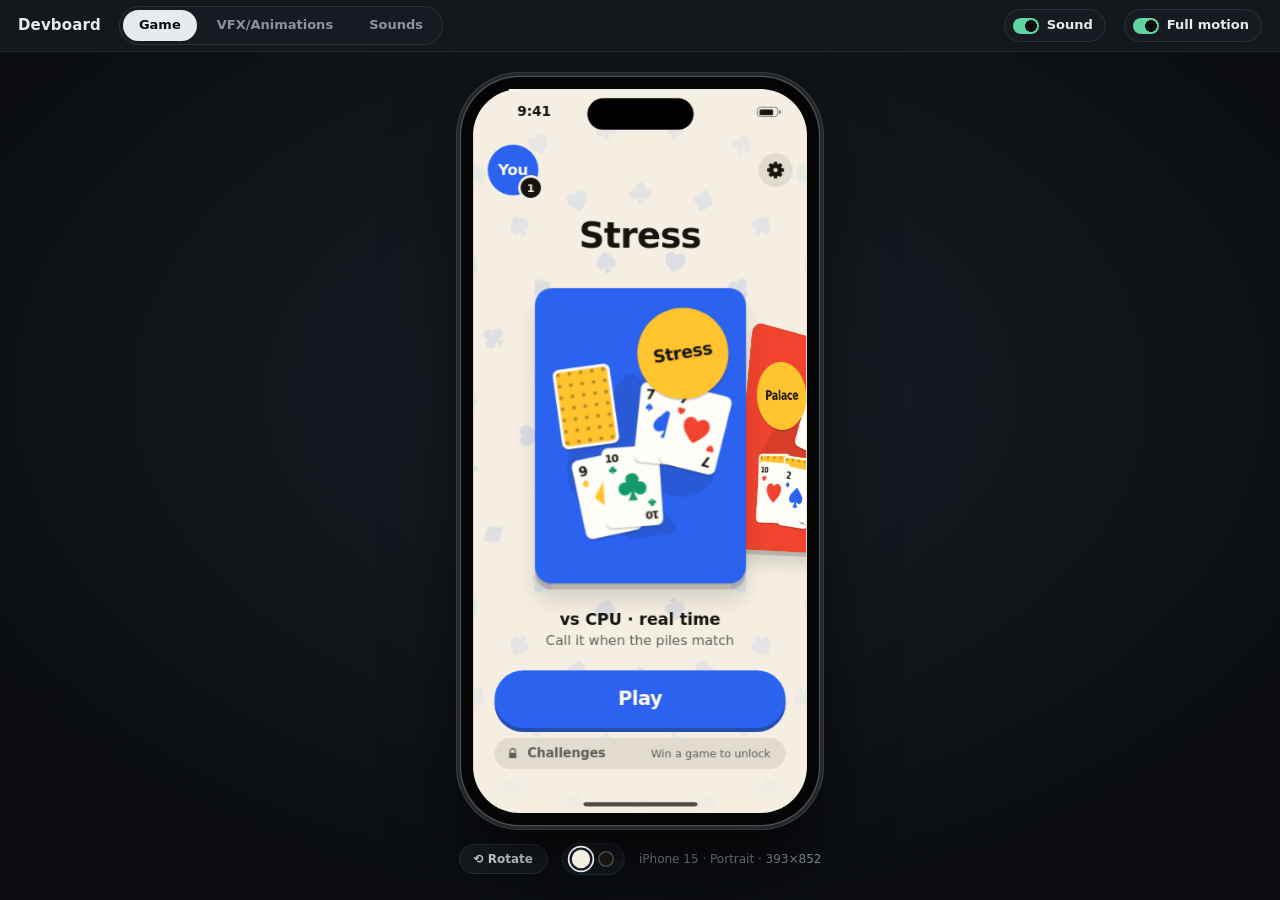
<file: index.html>
<!doctype html>
<html lang="en">
<head>
  <meta charset="utf-8">
  <meta name="viewport" content="width=device-width, initial-scale=1, maximum-scale=1, user-scalable=no, viewport-fit=cover">
  <meta name="apple-mobile-web-app-capable" content="yes">
  <meta name="mobile-web-app-capable" content="yes">
  <meta name="apple-mobile-web-app-status-bar-style" content="black-translucent">
  <meta name="apple-mobile-web-app-title" content="Deck Lab">
  <meta name="theme-color" content="#F5EFE3">
  <link rel="icon" href="data:,">
  <title>The Deck Lab</title>
  <script>
    // Backdrop (paper / ink) before first paint; src/theme.js owns it after that.
    try { document.documentElement.dataset.theme = localStorage.getItem('thedeck.theme') === 'ink' ? 'ink' : 'paper'; } catch { document.documentElement.dataset.theme = 'paper'; }
  </script>
  <link rel="stylesheet" href="style.css?v=fourcolor">
  <link rel="stylesheet" href="src/sounds/sounds.css">
</head>
<body class="booting route-lobby">
  <div id="app">
    <header id="devboard-bar">
      <div class="db-title">Devboard</div>
      <nav class="db-tabs" role="tablist" aria-label="Devboard">
        <button type="button" role="tab" data-tab="game" aria-controls="pane-game">Game</button>
        <button type="button" role="tab" data-tab="animations" aria-controls="pane-animations">VFX/Animations</button>
        <button type="button" role="tab" data-tab="sounds" aria-controls="pane-sounds">Sounds</button>
      </nav>
      <button type="button" id="db-sound" class="db-switch" role="switch" aria-checked="true" title="Sound effects in the game and on the Animations tab">Sound</button>
      <button type="button" id="db-motion" class="db-switch" role="switch" aria-checked="true" title="Play every animation, even with Reduce motion on in the system settings">Full motion</button>
    </header>
    <div id="devboard-body">
    <section id="pane-game" class="db-pane" role="tabpanel" data-tab="game">
    <main id="stage">
      <div id="device-fit">
        <div id="device-scale">
          <div id="device">
            <div id="screen">
              <div id="table">
                <div id="deck">
                  <div class="deck-stack back-art"></div>
                  <span id="deck-count">52</span>
                </div>
              </div>
              <canvas id="ripples" aria-hidden="true"></canvas>
              <div id="cards"></div>
              <div class="edge left" id="edge-left"><span class="count"></span></div>
              <div class="edge right" id="edge-right"><span class="count"></span></div>
              <canvas id="sparkles" aria-hidden="true"></canvas>
              <div id="ui"></div>
              <canvas id="debug"></canvas>
              <button id="lab-back" type="button" aria-label="Back to dev menu">‹</button>
              <div id="lobby"></div>
              <div id="solitaire" class="game-scene"></div>
              <div id="war" class="game-scene"></div>
              <div id="crazy-eights" class="game-scene"></div>
              <div id="go-fish" class="game-scene"></div>
              <div id="blackjack" class="game-scene"></div>
              <div id="palace" class="game-scene"></div>
              <div id="stress" class="game-scene"></div>
              <div id="speed" class="game-scene"></div>
              <div id="casino" class="game-scene"></div>
              <div id="gin" class="game-scene"></div>
              <div id="slapjack" class="game-scene"></div>
              <button id="gear" aria-label="Lab settings">
                <svg viewBox="0 0 24 24" width="20" height="20" aria-hidden="true"><path fill="currentColor" d="M19.4 13a7.5 7.5 0 0 0 0-2l2.1-1.6-2-3.5-2.5 1a7.6 7.6 0 0 0-1.7-1l-.4-2.7h-4l-.4 2.7a7.6 7.6 0 0 0-1.7 1l-2.5-1-2 3.5L4.6 11a7.5 7.5 0 0 0 0 2l-2.1 1.6 2 3.5 2.5-1c.5.4 1.1.7 1.7 1l.4 2.7h4l.4-2.7c.6-.3 1.2-.6 1.7-1l2.5 1 2-3.5zM12 15.5A3.5 3.5 0 1 1 12 8.5a3.5 3.5 0 0 1 0 7z"/></svg>
              </button>
              <div class="statusbar"><span>9:41</span><span class="battery"></span></div>
              <div class="island"></div>
              <div class="home-indicator"></div>
            </div>
          </div>
        </div>
      </div>
      <div id="device-bar">
        <button id="rotate" title="Rotate (R)">⟲ Rotate</button>
        <span id="device-label">iPhone 15</span>
        <span class="keys"><kbd>R</kbd> rotate · <kbd>G</kbd> debug · <kbd>Space</kbd> draw</span>
      </div>
    </main>

    <aside id="panel" aria-label="Lab settings">
      <header>
        <div>
          <div class="title">Deck Lab</div>
          <div class="sub">Hand feel prototype</div>
        </div>
        <button id="panel-close" aria-label="Close settings">✕</button>
      </header>
      <details class="help">
        <summary>Gestures</summary>
        <ul>
          <li><b>Slide</b> across the hand to peek at cards (mouse: just hover)</li>
          <li><b>Tap</b> a card to select it, then tap <b>Play</b> above it</li>
          <li><b>Drag up</b> past the play line, or flick, to play</li>
          <li><b>Drag sideways</b> low in the hand to reorder (or long-press)</li>
          <li><b>Tap the deck</b> to draw · <b>tap the pile</b> to return played cards</li>
          <li>Overflowing hand: swipe it, or use the mouse wheel / trackpad</li>
          <li>Mouse works for everything: click = tap, click-drag = drag</li>
          <li>Double-click a setting's label to reset it</li>
        </ul>
      </details>
      <div id="panel-body"></div>
    </aside>
    </section>

    <section id="pane-animations" class="db-pane" role="tabpanel" data-tab="animations">
      <div class="db-stage">
        <div class="db-phone-fit">
          <div class="db-phone">
            <div class="db-phone-screen">
              <iframe id="anim-frame" title="Stress, frozen" tabindex="-1"></iframe>
            </div>
          </div>
        </div>
        <div class="db-phone-label">iPhone 15 · Portrait · 393×852</div>
      </div>
    </section>

    <section id="pane-sounds" class="db-pane" role="tabpanel" data-tab="sounds"></section>
    </div>
  </div>
  <div id="safe-probe"></div>
  <script type="module" src="src/devboard.js"></script>
  <script type="module" src="src/main.js?v=fourcolor"></script>
</body>
</html>
</file>
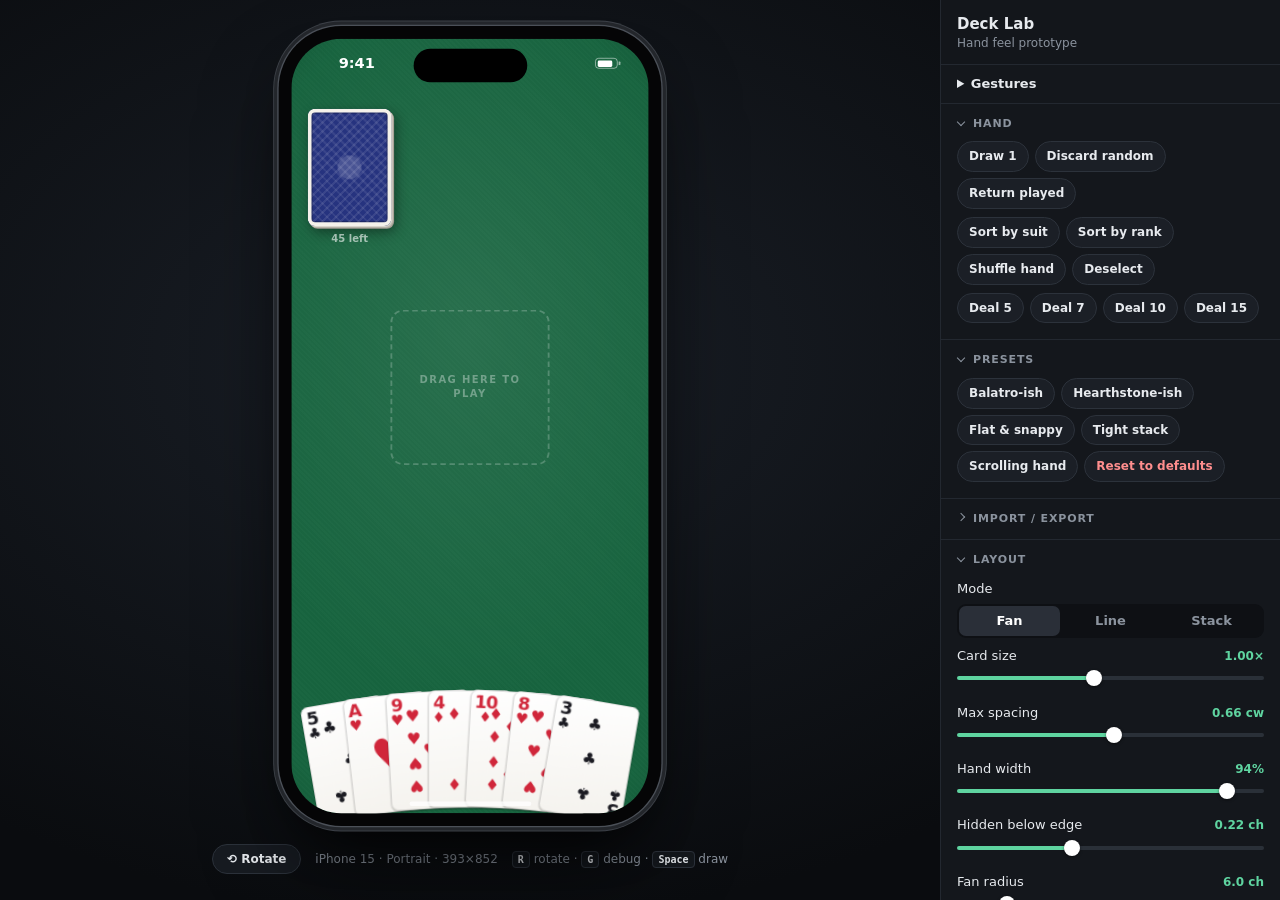
<file: main/index.html>
<!doctype html>
<html lang="en">
<head>
  <meta charset="utf-8">
  <meta name="viewport" content="width=device-width, initial-scale=1, maximum-scale=1, user-scalable=no, viewport-fit=cover">
  <meta name="apple-mobile-web-app-capable" content="yes">
  <meta name="mobile-web-app-capable" content="yes">
  <meta name="apple-mobile-web-app-status-bar-style" content="black-translucent">
  <meta name="apple-mobile-web-app-title" content="Deck Lab">
  <meta name="theme-color" content="#0a0c0f">
  <link rel="icon" href="data:,">
  <title>The Deck Lab · Hand Feel</title>
  <link rel="stylesheet" href="style.css">
</head>
<body class="booting">
  <div id="app">
    <main id="stage">
      <div id="device-fit">
        <div id="device-scale">
          <div id="device">
            <div id="screen">
              <div id="table">
                <div id="playzone"><span>Drag here to play</span></div>
                <div id="deck">
                  <div class="deck-stack back-art"></div>
                  <span id="deck-count">52</span>
                </div>
              </div>
              <div id="cards"></div>
              <div class="edge left" id="edge-left"><span class="count"></span></div>
              <div class="edge right" id="edge-right"><span class="count"></span></div>
              <div id="ui"></div>
              <canvas id="debug"></canvas>
              <button id="gear" aria-label="Lab settings">
                <svg viewBox="0 0 24 24" width="20" height="20" aria-hidden="true"><path fill="currentColor" d="M19.4 13a7.5 7.5 0 0 0 0-2l2.1-1.6-2-3.5-2.5 1a7.6 7.6 0 0 0-1.7-1l-.4-2.7h-4l-.4 2.7a7.6 7.6 0 0 0-1.7 1l-2.5-1-2 3.5L4.6 11a7.5 7.5 0 0 0 0 2l-2.1 1.6 2 3.5 2.5-1c.5.4 1.1.7 1.7 1l.4 2.7h4l.4-2.7c.6-.3 1.2-.6 1.7-1l2.5 1 2-3.5zM12 15.5A3.5 3.5 0 1 1 12 8.5a3.5 3.5 0 0 1 0 7z"/></svg>
              </button>
              <div class="statusbar"><span>9:41</span><span class="battery"></span></div>
              <div class="island"></div>
              <div class="home-indicator"></div>
            </div>
          </div>
        </div>
      </div>
      <div id="device-bar">
        <button id="rotate" title="Rotate (R)">⟲ Rotate</button>
        <span id="device-label">iPhone 15</span>
        <span class="keys"><kbd>R</kbd> rotate · <kbd>G</kbd> debug · <kbd>Space</kbd> draw</span>
      </div>
    </main>

    <aside id="panel" aria-label="Lab settings">
      <header>
        <div>
          <div class="title">Deck Lab</div>
          <div class="sub">Hand feel prototype</div>
        </div>
        <button id="panel-close" aria-label="Close settings">✕</button>
      </header>
      <details class="help">
        <summary>Gestures</summary>
        <ul>
          <li><b>Slide</b> across the hand to peek at cards (mouse: just hover)</li>
          <li><b>Tap</b> a card to select it, then tap <b>Play</b> above it</li>
          <li><b>Drag up</b> past the play line, or flick, to play</li>
          <li><b>Drag sideways</b> low in the hand to reorder (or long-press)</li>
          <li><b>Tap the deck</b> to draw · <b>tap the pile</b> to return played cards</li>
          <li>Overflowing hand: swipe it, or use the mouse wheel / trackpad</li>
          <li>Mouse works for everything: click = tap, click-drag = drag</li>
          <li>Double-click a setting's label to reset it</li>
        </ul>
      </details>
      <div id="panel-body"></div>
    </aside>
  </div>
  <div id="safe-probe"></div>
  <script type="module" src="src/main.js"></script>
</body>
</html>
</file>
<file: style.css>
:root {
  --bg: #0a0c0f;
  --panel: #14171c;
  --panel-2: #1b1f26;
  --line: #232830;
  --text: #e7eaee;
  --muted: #8b939e;
  --accent: #5fd4a0;
  --sel: #ffd257;
  --ease: cubic-bezier(.45, .05, .25, 1);
  /* One typeface, two weights: Futura Medium for text, Bold for names and buttons. */
  --font: Futura, "Futura PT", "Century Gothic", "Avenir Next", system-ui, sans-serif;
  color-scheme: dark;
}

* { box-sizing: border-box; -webkit-tap-highlight-color: transparent; }

html, body {
  margin: 0;
  height: 100%;
  overflow: hidden;
  overscroll-behavior: none;
  background: var(--bg);
  color: var(--text);
  font: 13px/1.4 -apple-system, BlinkMacSystemFont, "SF Pro Text", "Segoe UI", Inter, system-ui, sans-serif;
  -webkit-font-smoothing: antialiased;
  -webkit-text-size-adjust: 100%;
}
body { touch-action: manipulation; }
button { font: inherit; color: inherit; cursor: pointer; }
body.booting *, body.booting *::before, body.booting *::after { transition: none !important; }

#app { display: flex; flex-direction: column; width: 100%; height: 100%; }

/* --------------------------------------------------------------- devboard */

/* The desktop shell: a bar of tabs on top, one pane per tab under it.
   devboard.js adds body.devboard on desktop only; a real phone gets just the game. */
#devboard-bar { display: none; }
body.devboard #devboard-bar {
  flex: none;
  display: flex;
  align-items: center;
  gap: 18px;
  height: 52px;
  padding: 0 18px;
  background: var(--panel);
  border-bottom: 1px solid var(--line);
}
.db-title { font-weight: 700; font-size: 15px; letter-spacing: .01em; }
.db-tabs { display: flex; gap: 4px; padding: 3px; border: 1px solid #2c323b; border-radius: 999px; background: #171b21; }
.db-tabs button {
  border: 0;
  border-radius: 999px;
  padding: 6px 16px;
  background: transparent;
  color: var(--muted);
  font-weight: 600;
  transition: background .15s, color .15s;
}
.db-tabs button:hover { color: var(--text); }
.db-tabs button[aria-selected="true"] { background: var(--text); color: var(--bg); }
/* Full motion switch, at the far right of the bar. */
#db-sound { margin-left: auto; }
.db-switch {
  display: flex;
  align-items: center;
  gap: 8px;
  padding: 6px 12px 6px 8px;
  border: 1px solid #2c323b;
  border-radius: 999px;
  background: #171b21;
  color: var(--muted);
  font-weight: 600;
}
.db-switch::before {
  content: '';
  width: 26px;
  height: 16px;
  border-radius: 999px;
  background: #2c323b radial-gradient(circle 6px at 8px 50%, var(--muted) 98%, transparent) no-repeat;
  transition: background .15s;
}
.db-switch[aria-checked="true"] { color: var(--text); }
.db-switch[aria-checked="true"]::before { background: var(--accent) radial-gradient(circle 6px at 18px 50%, #0a0c0f 98%, transparent) no-repeat; }

#devboard-body { flex: 1; min-height: 0; display: flex; }
.db-pane { flex: 1; min-width: 0; display: flex; }
.db-pane[hidden] { display: none; }
body:not(.devboard) .db-pane:not(#pane-game) { display: none; }

/* Animations: a phone frame of its own, scaled to fit by devboard.js, with the
   effects board (#fx-board) beside it. */
.db-stage {
  position: relative;
  flex: 1;
  min-width: 0;
  display: flex;
  flex-direction: column;
  align-items: center;
  justify-content: center;
  gap: 18px;
  background: radial-gradient(1200px 800px at 50% 40%, #1a1f27 0%, var(--bg) 70%);
}
.db-phone-fit { position: relative; flex: none; }
.db-phone {
  --bezel: 14px;
  --radius: 55px;
  position: absolute;
  left: 50%;
  top: 50%;
  width: calc(393px + var(--bezel) * 2);
  height: calc(852px + var(--bezel) * 2);
  padding: var(--bezel);
  border-radius: calc(var(--radius) + var(--bezel));
  background: #050506;
  transform: translate(-50%, -50%);
  box-shadow:
    0 0 0 1.5px #4b5058,
    0 0 0 5px #23262b,
    0 0 0 6px #3c4047,
    0 50px 100px -20px rgba(0, 0, 0, .7),
    0 30px 60px -30px rgba(0, 0, 0, .8);
}
.db-phone-screen {
  position: relative;
  width: 393px;
  height: 852px;
  border-radius: var(--radius);
  overflow: hidden;
  background: #F5EFE3;
}
:root[data-theme="ink"] .db-phone-screen { background: #17140F; }
/* The frozen Stress table: this page again, embedded (?embed=stress). Look, don't touch. */
#anim-frame { display: block; width: 100%; height: 100%; border: 0; pointer-events: none; }
.db-phone-label { color: var(--muted); font-size: 12px; }

/* ------------------------------------------------------------ stage/frame */

#stage {
  flex: 1;
  min-width: 0;
  display: flex;
  flex-direction: column;
  align-items: center;
  justify-content: center;
  gap: 18px;
  background: radial-gradient(1200px 800px at 50% 40%, #1a1f27 0%, var(--bg) 70%);
}

#device-fit { position: relative; flex: none; transition: width .45s var(--ease), height .45s var(--ease); }
#device-scale {
  position: absolute;
  left: 50%;
  top: 50%;
  transform: translate(-50%, -50%);
  transition: transform .45s var(--ease);
}
#device {
  --bezel: 14px;
  --radius: 55px;
  --sw: 393px;
  --sh: 852px;
  position: relative;
  width: calc(var(--sw) + var(--bezel) * 2);
  height: calc(var(--sh) + var(--bezel) * 2);
  padding: var(--bezel);
  border-radius: calc(var(--radius) + var(--bezel));
  background: #050506;
  box-shadow:
    0 0 0 1.5px #4b5058,
    0 0 0 5px #23262b,
    0 0 0 6px #3c4047,
    0 50px 100px -20px rgba(0, 0, 0, .7),
    0 30px 60px -30px rgba(0, 0, 0, .8);
}

#screen {
  --safe-top: 0px;
  --safe-right: 0px;
  --safe-bottom: 0px;
  --safe-left: 0px;
  --cw: 92px;
  --ch: 129px;
  --card-radius: calc(var(--cw) * .15);
  position: relative;
  width: var(--sw);
  height: var(--sh);
  border-radius: var(--radius);
  overflow: hidden;
  isolation: isolate;
  touch-action: none;
  -webkit-user-select: none;
  user-select: none;
  -webkit-touch-callout: none;
  background:
    radial-gradient(ellipse 75% 65% at 50% 46%, rgba(232, 221, 202, .12) 0%, rgba(232, 221, 202, .035) 45%, transparent 80%),
    #1b1c1f;
}
#screen::before {
  content: '';
  position: absolute;
  inset: 0;
  z-index: -1;
  pointer-events: none;
  opacity: .045;
  background-image: url("data:image/svg+xml,%3Csvg xmlns='http://www.w3.org/2000/svg' width='180' height='180' viewBox='0 0 180 180'%3E%3Cfilter id='grain'%3E%3CfeTurbulence type='fractalNoise' baseFrequency='.78' numOctaves='3' seed='7' stitchTiles='stitch'/%3E%3CfeColorMatrix type='saturate' values='0'/%3E%3C/filter%3E%3Cpath fill='white' filter='url(%23grain)' d='M0 0h180v180H0z'/%3E%3C/svg%3E");
}
#screen * { -webkit-user-select: none; user-select: none; -webkit-touch-callout: none; }

/* ---------------------------------------------------------------- palette */

/* Four colors on a neutral base. The lobby, the cards and every game are drawn
   with these tokens only (shadows are ink at low opacity). */
#screen {
  --red: #F0442E;
  --yellow: #FFC42E;
  --green: #149A6A;
  --blue: #2B62F0;
  --ink-c: #17140F;
  --paper: #F5EFE3;
  --card: #FFFDF7;
  --spring: cubic-bezier(.3, 1.5, .5, 1);
}
/* The current game's color and its partner (set from games.js via data-c / data-p).
   :where() keeps this default weaker than the attribute rules below. */
:where(#screen) {
  --c: var(--green);
  --on-c: var(--card);
  --p: var(--yellow);
  --on-p: var(--ink-c);
}
[data-c="red"] { --c: var(--red); --on-c: var(--card); }
[data-c="yellow"] { --c: var(--yellow); --on-c: var(--ink-c); }
[data-c="green"] { --c: var(--green); --on-c: var(--card); }
[data-c="blue"] { --c: var(--blue); --on-c: var(--card); }
[data-c="ink"] { --c: var(--ink-c); --on-c: var(--card); }
[data-p="red"] { --p: var(--red); --on-p: var(--card); }
[data-p="yellow"] { --p: var(--yellow); --on-p: var(--ink-c); }
[data-p="green"] { --p: var(--green); --on-p: var(--card); }
[data-p="blue"] { --p: var(--blue); --on-p: var(--card); }

/* Backdrops. Each one only says what the base is and what sits on it:
     --base / --fg   the surface and the text on it
     --hi / --hi-fg  the one loud thing on screen (primary button, "go")
     --mark          small "it's your turn" dots
     --back          card backs
     --you / --them  the two sides of a table */
#screen {
  --base: var(--paper);
  --fg: var(--ink-c);
  --hi: var(--c);
  --hi-fg: var(--on-c);
  --mark: var(--c);
  --back: var(--c);
  --back-fg: var(--on-c);
  --you: var(--blue);
  --them: var(--red);
  /* Card shadows are solid colors (the table, darkened), never see-through:
     a pile of cards then casts the same shadow as a single card. */
  --shade: color-mix(in srgb, var(--ink-c) 17%, var(--paper));
  --shade-lift: color-mix(in srgb, var(--ink-c) 20%, var(--paper));
}
:root[data-theme="paper"] #screen[data-c="yellow"] { --mark: var(--ink-c); }
/* The hand feel lab keeps its dark table whatever the backdrop is. */
:root[data-theme="ink"] #screen,
:root body.route-lab #screen {
  --base: var(--ink-c);
  --fg: var(--paper);
  --hi: var(--c);
  --hi-fg: var(--on-c);
  --mark: var(--c);
  --back: var(--c);
  --back-fg: var(--on-c);
  --you: var(--blue);
  --them: var(--red);
  /* On a near-black table a resting card needs no edge; a lifted one still darkens what's under it. */
  --shade: transparent;
  --shade-lift: #0A0906;
}
/* Sheets (dialogs, pickers, trays) are always a white card, in every backdrop. */
:is(.game-win-card, .c8-picker-card, .gs-sheet, .gm-panel) {
  --base: var(--card);
  --fg: var(--ink-c);
  --hi: var(--c);
  --hi-fg: var(--on-c);
  --mark: var(--c);
  --you: var(--blue);
  --them: var(--red);
  background: var(--base);
  color: var(--fg);
  box-shadow: 0 0 0 1.5px rgba(23, 20, 15, .08), 0 7px 0 rgba(23, 20, 15, .16);
}
#screen[data-c="yellow"] :is(.game-win-card, .c8-picker-card, .gs-sheet, .gm-panel) { --mark: var(--ink-c); }
/* Tints, worked out from whatever base and text are in scope. */
#screen,
:is(.game-win-card, .c8-picker-card, .gs-sheet, .gm-panel) {
  --fg-2: color-mix(in srgb, var(--fg) 66%, var(--base));
  --fg-3: color-mix(in srgb, var(--fg) 42%, var(--base));
  --chip: color-mix(in srgb, var(--fg) 9%, var(--base));
  --chip-2: color-mix(in srgb, var(--fg) 15%, var(--base));
  --rule: color-mix(in srgb, var(--fg) 20%, var(--base));
  --edge: color-mix(in srgb, var(--fg) 26%, var(--base));
  --hi-edge: color-mix(in srgb, var(--hi) 72%, var(--ink-c));
  --scrim: color-mix(in srgb, var(--ink-c) 42%, transparent);
}
/* Cut short under the system's "Reduce motion", unless the devboard's "Full motion" is on (motion.js). */
@media (prefers-reduced-motion: reduce) {
  :root:not([data-motion="full"]) #screen *,
  :root:not([data-motion="full"]) #screen *::before,
  :root:not([data-motion="full"]) #screen *::after { animation-duration: .01s !important; animation-iteration-count: 1 !important; }
}

.island {
  position: absolute;
  z-index: 3000;
  pointer-events: none;
  left: 50%;
  top: 11px;
  width: 125px;
  height: 37px;
  border-radius: 20px;
  background: #000;
  transform: translateX(-50%);
}
#device.landscape .island { left: 11px; top: 50%; width: 37px; height: 125px; transform: translateY(-50%); }

.home-indicator {
  position: absolute;
  z-index: 3000;
  pointer-events: none;
  left: 50%;
  bottom: 8px;
  width: 134px;
  height: 5px;
  border-radius: 3px;
  background: var(--fg);
  opacity: .75;
  transform: translateX(-50%);
  transition: background-color .4s;
}
#device.landscape .home-indicator { bottom: 6px; width: 190px; }

.statusbar {
  position: absolute;
  z-index: 2900;
  pointer-events: none;
  top: 0;
  left: 0;
  right: 0;
  height: 54px;
  padding: 0 34px 0 52px;
  display: flex;
  align-items: center;
  justify-content: space-between;
  font-weight: 600;
  font-size: 16px;
  color: var(--fg);
  transition: color .4s;
}
.statusbar .battery {
  position: relative;
  width: 25px;
  height: 12px;
  border: 1.5px solid color-mix(in srgb, currentColor 55%, transparent);
  border-radius: 4px;
}
.statusbar .battery::before { content: ''; position: absolute; inset: 1.5px; right: 5px; border-radius: 1.5px; background: currentColor; }
.statusbar .battery::after { content: ''; position: absolute; right: -4px; top: 3px; width: 2px; height: 4px; border-radius: 0 1px 1px 0; background: color-mix(in srgb, currentColor 55%, transparent); }
#device.landscape .statusbar { display: none; }

/* The VFX/Animations board: a column to the right of that tab's phone (devboard).
   It lists the effects; opening one turns it into an editor, which is wider, so
   the phone moves over to make room. */
.db-stage { transition: padding .3s var(--ease); }
body.fx-editing .db-stage { padding-right: 262px; }
#fx-board {
  position: absolute;
  right: 10px;
  top: 50%;
  transform: translateY(-50%);
  display: flex;
  flex-direction: column;
  gap: 5px;
  width: 160px;
  max-height: calc(100% - 24px);
  padding: 12px 10px;
  box-sizing: border-box;
  overflow-y: auto;
  border: 1px solid #2c323b;
  border-radius: 16px;
  background: #12161b;
  color: #e7eaee;
  font: 500 12px/1.2 system-ui, sans-serif;
  transition: width .3s var(--ease);
}
#fx-board.editing { width: 256px; }
.fxb-title { margin: 0 2px 2px; font-size: 13px; font-weight: 700; }
.fxb-group { margin: 8px 2px 2px; color: var(--muted); font-size: 10px; font-weight: 600; letter-spacing: .06em; text-transform: uppercase; }
.fxb-row { display: flex; gap: 4px; }
.fxb-row .fxb-btn { flex: 1; min-width: 0; overflow: hidden; text-overflow: ellipsis; white-space: nowrap; }
.fxb-btn, .fxb-play, .fxb-mini {
  padding: 7px 9px;
  border: 1px solid #2c323b;
  border-radius: 9px;
  background: #171b21;
  color: inherit;
  font: inherit;
  text-align: left;
  cursor: pointer;
  transition: background-color .12s, transform .12s;
}
.fxb-play, .fxb-mini { flex: none; width: 28px; padding: 7px 0; text-align: center; color: var(--muted); }
:is(.fxb-btn, .fxb-play, .fxb-mini):hover { background: #1f242c; color: #e7eaee; }
:is(.fxb-btn, .fxb-play, .fxb-mini):active { transform: scale(.96); background: #262c35; }
.fxb-new { margin-top: 6px; border-style: dashed; color: var(--muted); text-align: center; }
.fxb-wide { text-align: center; }
.fxb-note { margin: 6px 2px 0; color: var(--muted); font-size: 11px; line-height: 1.35; }
/* The editor. */
.fxb-edit-head { display: flex; align-items: center; gap: 8px; }
.fxb-edit-head .fxb-title { margin: 0; }
#fx-board :is(input[type="text"], select) {
  min-width: 0;
  padding: 6px 8px;
  border: 1px solid #2c323b;
  border-radius: 8px;
  background: #0d1014;
  color: inherit;
  font: inherit;
}
#fx-board .fxb-name { font-size: 14px; font-weight: 600; }
.fxb-layer { display: flex; flex-direction: column; gap: 7px; padding: 8px; border: 1px solid #2c323b; border-radius: 11px; background: #171b21; }
.fxb-layer-head { display: flex; gap: 4px; }
.fxb-layer-head .fxb-type { flex: 1; font-weight: 600; }
.fxb-layer .fxb-mini { background: #12161b; }
.fxb-field { display: grid; grid-template-columns: 1fr auto; align-items: center; gap: 3px 8px; color: var(--muted); font-size: 11px; }
.fxb-field-value { color: #e7eaee; font-variant-numeric: tabular-nums; }
.fxb-field input[type="range"] { grid-column: 1 / -1; width: 100%; margin: 0; accent-color: #e7eaee; }
.fxb-field :is(input[type="text"], select) { width: 124px; }
.fxb-field input[type="checkbox"] { margin: 0; accent-color: #e7eaee; }
.fxb-actions { display: flex; gap: 5px; margin-top: 4px; }
.fxb-actions .fxb-btn { flex: 1; text-align: center; }
#fx-board .fxb-save { background: #e7eaee; border-color: #e7eaee; color: #12161b; font-weight: 700; }
#fx-board .fxb-danger { color: #ff8b7b; }
/* It needs room beside the phone, and it has no place on a real phone. */
body.mode-phone #fx-board { display: none; }
@media (max-width: 640px) { #fx-board { display: none; } }
#device-bar { display: flex; align-items: center; gap: 14px; color: var(--muted); font-size: 12px; }
#device-bar button {
  border: 1px solid #2c323b;
  background: #171b21;
  border-radius: 999px;
  padding: 6px 14px;
  font-weight: 600;
  color: var(--text);
}
#device-bar button:hover { background: #1f242c; }
/* Backdrop switch (paper / ink), next to Rotate under the frame. */
.theme-switch { display: flex; align-items: center; gap: 9px; padding: 7px 10px; border: 1px solid #2c323b; border-radius: 999px; background: #171b21; }
body.route-lab .theme-switch { display: none; } /* the lab keeps its own dark table */
#device-bar .theme-swatch { position: relative; width: 16px; height: 16px; padding: 0; border: 0; border-radius: 50%; box-shadow: inset 0 0 0 1.5px rgba(255, 255, 255, .22); transition: transform .35s cubic-bezier(.3, 1.5, .5, 1), box-shadow .2s; }
#device-bar .theme-swatch::before { content: ''; position: absolute; inset: -8px -5px; }
#device-bar .theme-swatch-paper { background: #F5EFE3; }
#device-bar .theme-swatch-ink { background: #17140F; }
#device-bar .theme-swatch[aria-checked="true"] { transform: scale(1.15); box-shadow: 0 0 0 2px #171b21, 0 0 0 3.5px #e7eaee; }
#device-bar .theme-swatch:active { transform: scale(.82); }
kbd {
  font: 600 10px/1 ui-monospace, SFMono-Regular, Menlo, monospace;
  padding: 2px 5px;
  border-radius: 4px;
  border: 1px solid #2c323b;
  background: #14181d;
  color: var(--text);
}

/* ------------------------------------------------------------------ table */

#table { position: absolute; inset: 0; z-index: 0; }

#deck, .deck-pile { position: absolute; width: var(--cw); height: var(--ch); }
/* A flat stack: two paper edges peeking out under the top card. */
#deck .deck-stack,
.deck-pile .deck-stack {
  position: absolute;
  inset: 0;
  overflow: hidden;
  border-radius: var(--card-radius);
  box-shadow:
    inset 0 0 0 calc(var(--cw) * .05) var(--card),
    0 1.5px 0 var(--card),
    0 2.5px 0 rgba(23, 20, 15, .18),
    0 4px 0 var(--card),
    0 5px 0 rgba(23, 20, 15, .18),
    0 calc(5px + var(--cw) * .04) 0 var(--shade);
}
#deck.empty .deck-stack,
.deck-pile.empty .deck-stack { background: none; box-shadow: none; border: 2px dashed var(--fg-3); }
#deck.empty .back-pattern,
.deck-pile.empty .back-pattern { display: none; }
#deck-count,
.deck-count {
  position: absolute;
  left: 50%;
  top: 100%;
  /* A pile can be drawn smaller than a card (--ps, set by hud.js); its caption stays one size. */
  margin-top: calc(7px / var(--ps, 1));
  transform: translateX(-50%);
  white-space: nowrap;
  font-size: calc(11px / var(--ps, 1));
  font-weight: 700;
  color: var(--fg-3);
}

/* Card backs: one flat color, a paper border and a dot grid. */
.back-art { background-color: var(--back); }
.back-pattern {
  position: absolute;
  inset: calc(var(--cw) * .05);
  border-radius: calc(var(--card-radius) * .7);
  background-image: radial-gradient(circle, var(--back-fg) 0 21%, transparent 24%);
  background-size: calc(var(--cw) * .2) calc(var(--cw) * .2);
  background-position: center;
  opacity: .34;
}

/* ------------------------------------------------------------------ cards */

#ripples { position: absolute; inset: 0; width: 100%; height: 100%; z-index: 1; pointer-events: none; }
#cards, .cards-layer { position: absolute; inset: 0; z-index: 2; pointer-events: none; }
#sparkles { position: absolute; inset: 0; width: 100%; height: 100%; z-index: 4; pointer-events: none; }

.card {
  position: absolute;
  left: 0;
  top: 0;
  width: var(--cw);
  height: var(--ch);
  margin-left: calc(var(--cw) * -.5);
  margin-top: calc(var(--ch) * -.5);
  will-change: transform;
  perspective: 900px;
}
/* One light, straight above the table, and no blur anywhere: a card at rest
   has a hairline and a short hard edge under it (its thickness); a card that is
   lifted also throws a flat, crisp shadow further down (this element, faded in
   by how far it is lifted). Both are solid colors, so stacked cards don't
   multiply them. */
.card .shadow {
  position: absolute;
  inset: 0;
  border-radius: var(--card-radius);
  background: var(--shade-lift);
  /* --sw narrows it with the card while the card turns over (set in cards.js). */
  transform: translateY(calc(var(--cw) * .1)) scaleX(var(--sw, 1));
  opacity: 0;
}
.card-inner { position: absolute; inset: 0; transform-style: preserve-3d; }
.face {
  position: absolute;
  inset: 0;
  border-radius: var(--card-radius);
  overflow: hidden;
  -webkit-backface-visibility: hidden;
  backface-visibility: hidden;
}
/* A four-color deck: every suit has its own color, ranks stay in ink. */
.front {
  background-color: var(--card);
  color: var(--ink-c);
  /* The hairline is drawn inside the edge, so a stack of cards doesn't add up to a dark outline. */
  box-shadow:
    inset 0 0 0 1px rgba(23, 20, 15, .1),
    0 calc(var(--cw) * .028) 0 var(--shade);
}
.suit-mark.suit-S { color: var(--blue); }
.suit-mark.suit-H { color: var(--red); }
.suit-mark.suit-C { color: var(--green); }
.suit-mark.suit-D { color: var(--yellow); }
/* Solitaire is played with a traditional deck: spades and clubs black, hearts
   and diamonds red, ranks in their suit's color. The card curtain into and out
   of Solitaire (.fly-layer.classic, transition.js) is made of the same deck,
   and so are the cards on its cover in the lobby. */
:is(#solitaire, .fly-layer.classic, .cv[data-game="solitaire"]) .front .suit-mark:is(.suit-S, .suit-C) { color: var(--ink-c); }
:is(#solitaire, .fly-layer.classic, .cv[data-game="solitaire"]) .front .suit-mark:is(.suit-H, .suit-D) { color: var(--red); }
:is(#solitaire, .fly-layer.classic, .cv[data-game="solitaire"]) .front.red { color: var(--red); }
.back {
  transform: rotateY(180deg);
  box-shadow:
    inset 0 0 0 1px rgba(23, 20, 15, .1),
    inset 0 0 0 calc(var(--cw) * .05) var(--card),
    0 calc(var(--cw) * .028) 0 var(--shade);
}
/* Selected: a ring in the text color that snaps on. */
.card.selected .front {
  box-shadow:
    0 0 0 calc(var(--cw) * .02) var(--base),
    0 0 0 calc(var(--cw) * .055) var(--fg);
  animation: card-ring .32s var(--spring);
}
@keyframes card-ring { from { box-shadow: 0 0 0 0 var(--base), 0 0 0 calc(var(--cw) * .14) transparent; } }

/* Moving paper catches light without changing the solid suit artwork. */
.front,
.back {
  background-image: linear-gradient(var(--card-light-angle, 135deg),
    rgba(255, 255, 255, var(--card-light-highlight, 0)),
    transparent 48%,
    rgba(0, 0, 0, var(--card-light-shade, 0)));
}

.corner {
  position: absolute;
  display: flex;
  flex-direction: column;
  align-items: center;
  gap: calc(var(--cw) * .025);
  width: 23%;
  line-height: 1;
}
.corner.tl { left: 6%; top: 7%; }
.corner.br { right: 6%; bottom: 7%; transform: rotate(180deg); }
.corner b {
  font: 800 calc(var(--cw) * .235)/1 var(--font);
  letter-spacing: -.055em;
}
.corner b.rank-ten { font-size: calc(var(--cw) * .19); letter-spacing: -.1em; margin-left: -.06em; }
.suit-mark { display: block; flex: none; height: auto; overflow: visible; }
.corner .suit-mark { width: 68%; }
.center { position: absolute; inset: 0; display: grid; place-items: center; }
.center .suit-mark { width: 57%; }
.center.ace .suit-mark { width: 65%; }

/* ------------------------------------------------- play buttons & overflow */

#ui, .ui-layer { position: absolute; inset: 0; z-index: 5; pointer-events: none; }

.play-btn {
  position: absolute;
  left: 0;
  top: 0;
  padding: 8px 17px;
  border: 0;
  border-radius: 999px;
  background: var(--hi);
  color: var(--hi-fg);
  font: 900 13px/1.2 var(--font);
  letter-spacing: .02em;
  white-space: nowrap;
  box-shadow: 0 0 0 2.5px var(--card), 0 5px 0 1px rgba(23, 20, 15, .2);
  pointer-events: auto;
  touch-action: manipulation;
  will-change: transform;
  opacity: 0;
  scale: .4;
  transition: opacity .15s, scale .28s var(--spring), box-shadow .12s;
}
.play-btn::before { content: ''; position: absolute; inset: -10px -8px; } /* bigger touch target */
.play-btn.show { opacity: 1; scale: 1; }
.play-btn.show:active { scale: .9; box-shadow: 0 0 0 2.5px var(--card), 0 1px 0 1px rgba(23, 20, 15, .2); }
.play-btn:disabled { pointer-events: none; }

.edge {
  position: absolute;
  bottom: 0;
  z-index: 3;
  pointer-events: none;
  opacity: 0;
  transition: opacity .2s;
}
.edge.left { left: 0; }
.edge.right { right: 0; }
.edge.show { opacity: 1; }
.edge::before {
  content: '';
  position: absolute;
  inset: 0;
  display: none;
  -webkit-mask-image: linear-gradient(to bottom, transparent 0, #000 45%);
  mask-image: linear-gradient(to bottom, transparent 0, #000 45%);
}
[data-hint="fade"] > .edge::before,
[data-hint="both"] > .edge::before { display: block; }
.edge.left::before { background: linear-gradient(to right, var(--base), transparent); }
.edge.right::before { background: linear-gradient(to left, var(--base), transparent); }
.edge .count {
  display: none;
  position: absolute;
  top: -28px;
  padding: 4px 9px;
  border-radius: 999px;
  background: var(--fg);
  color: var(--base);
  font-size: 11px;
  font-weight: 800;
  white-space: nowrap;
}
.edge.left .count { left: calc(var(--safe-left) + 8px); }
.edge.right .count { right: calc(var(--safe-right) + 8px); }
[data-hint="count"] > .edge .count,
[data-hint="both"] > .edge .count { display: block; }

/* ---------------------------------------------------------- debug & gear */

#debug { position: absolute; inset: 0; width: 100%; height: 100%; z-index: 2000; pointer-events: none; display: none; }

#gear {
  position: absolute;
  z-index: 2500;
  top: calc(var(--safe-top) + 8px);
  right: calc(var(--safe-right) + 10px);
  width: 38px;
  height: 38px;
  display: none;
  place-items: center;
  border: 0;
  border-radius: 50%;
  color: var(--fg);
  background: var(--chip);
}
body.panel-overlay #gear { display: grid; }

/* ------------------------------------------------------------------ panel */

#panel {
  flex: none;
  width: 340px;
  height: 100%;
  overflow-y: auto;
  -webkit-overflow-scrolling: touch;
  overscroll-behavior: contain;
  background: var(--panel);
  border-left: 1px solid var(--line);
  padding-bottom: 40px;
}
#panel header {
  position: sticky;
  top: 0;
  z-index: 1;
  display: flex;
  align-items: center;
  justify-content: space-between;
  padding: 14px 16px 12px;
  border-bottom: 1px solid var(--line);
  background: rgba(20, 23, 28, .94);
  -webkit-backdrop-filter: blur(10px);
  backdrop-filter: blur(10px);
}
#panel .title { font-weight: 700; font-size: 15px; }
#panel .sub { color: var(--muted); font-size: 12px; }
#panel-close {
  display: none;
  width: 30px;
  height: 30px;
  border: 0;
  border-radius: 50%;
  background: #252a32;
}
body.panel-overlay #panel-close { display: block; }

.help { padding: 10px 16px; border-bottom: 1px solid var(--line); color: var(--muted); }
.help summary { cursor: pointer; font-weight: 600; color: var(--text); }
.help ul { margin: 8px 0 2px; padding-left: 18px; }
.help li { margin: 3px 0; }
.help b { color: var(--text); font-weight: 600; }

.group { padding: 10px 16px 8px; border-bottom: 1px solid var(--line); }
.group summary {
  cursor: pointer;
  list-style: none;
  font-size: 11px;
  font-weight: 700;
  letter-spacing: .08em;
  text-transform: uppercase;
  color: var(--muted);
  padding: 2px 0 4px;
}
.group summary::-webkit-details-marker { display: none; }
.group summary::before {
  content: '';
  display: inline-block;
  width: 5px;
  height: 5px;
  margin: 0 9px 2px 1px;
  border-right: 1.5px solid currentColor;
  border-bottom: 1.5px solid currentColor;
  transform: rotate(-45deg);
  transition: transform .15s;
}
.group[open] summary::before { transform: rotate(45deg); }

.row { margin: 9px 0; }
.row.inline { display: flex; align-items: center; justify-content: space-between; gap: 10px; }
.row-head { display: flex; justify-content: space-between; align-items: baseline; gap: 10px; cursor: default; }
.row-head output { color: var(--accent); font-variant-numeric: tabular-nums; font-weight: 600; font-size: 12px; }
.row label { color: var(--text); }

input[type=range] {
  -webkit-appearance: none;
  appearance: none;
  width: 100%;
  height: 22px;
  margin: 2px 0 0;
  background: transparent;
  --p: 50%;
}
input[type=range]:focus { outline: none; }
input[type=range]::-webkit-slider-runnable-track {
  height: 4px;
  border-radius: 2px;
  background: linear-gradient(to right, var(--accent) var(--p), #2a3038 var(--p));
}
input[type=range]::-webkit-slider-thumb {
  -webkit-appearance: none;
  width: 16px;
  height: 16px;
  margin-top: -6px;
  border-radius: 50%;
  background: #fff;
  box-shadow: 0 1px 3px rgba(0, 0, 0, .5);
}
input[type=range]::-moz-range-track { height: 4px; border-radius: 2px; background: #2a3038; }
input[type=range]::-moz-range-progress { height: 4px; border-radius: 2px; background: var(--accent); }
input[type=range]::-moz-range-thumb { width: 16px; height: 16px; border: 0; border-radius: 50%; background: #fff; }

.switch { position: relative; flex: none; width: 38px; height: 22px; }
.switch input { position: absolute; inset: 0; margin: 0; opacity: 0; cursor: pointer; }
.switch span { position: absolute; inset: 0; border-radius: 11px; background: #2a3038; transition: background .15s; pointer-events: none; }
.switch span::after {
  content: '';
  position: absolute;
  left: 2px;
  top: 2px;
  width: 18px;
  height: 18px;
  border-radius: 50%;
  background: #fff;
  transition: transform .18s var(--ease);
}
.switch input:checked + span { background: var(--accent); }
.switch input:checked + span::after { transform: translateX(16px); }

.seg { display: flex; margin-top: 6px; padding: 2px; border-radius: 9px; background: #0e1014; }
.seg button { flex: 1; padding: 6px 0; border: 0; border-radius: 7px; background: none; color: var(--muted); font-weight: 600; }
.seg button.on { background: #2a2f38; color: #fff; }

.btns { display: flex; flex-wrap: wrap; gap: 6px; margin: 6px 0 8px; }
.pill {
  padding: 6px 11px;
  border: 1px solid #2c323b;
  border-radius: 999px;
  background: var(--panel-2);
  font-size: 12px;
  font-weight: 600;
}
.pill:hover { background: #232830; }
.pill:active { transform: scale(.97); }
.pill.danger { color: #ff8e8e; }

.io-text {
  display: block;
  width: 100%;
  margin-top: 6px;
  padding: 8px 10px;
  resize: vertical;
  border: 1px solid #2c323b;
  border-radius: 8px;
  background: #0e1014;
  color: var(--text);
  font: 11px/1.45 ui-monospace, SFMono-Regular, Menlo, monospace;
}
.io-text:focus { outline: none; border-color: var(--accent); }
.io-status { min-height: 16px; margin-bottom: 4px; color: var(--muted); font-size: 12px; }
.io-status.ok { color: var(--accent); }
.io-status.err { color: #ff8e8e; }

/* --------------------------------------------- overlay panel (phone/narrow) */

body.panel-overlay #panel {
  position: fixed;
  z-index: 50;
  left: 0;
  right: 0;
  bottom: 0;
  width: auto;
  height: auto;
  max-height: 56vh;
  border-left: 0;
  border-radius: 18px 18px 0 0;
  background: rgba(20, 23, 28, .86);
  -webkit-backdrop-filter: blur(16px);
  backdrop-filter: blur(16px);
  box-shadow: 0 -10px 40px rgba(0, 0, 0, .5);
  padding-bottom: calc(env(safe-area-inset-bottom, 0px) + 24px);
  transform: translateY(105%);
  transition: transform .32s cubic-bezier(.2, .8, .2, 1);
}
body.panel-overlay #panel header { background: transparent; border-radius: 18px 18px 0 0; }
body.panel-overlay.panel-open #panel { transform: none; }

@media (orientation: landscape) {
  body.panel-overlay #panel {
    top: 0;
    left: auto;
    width: min(340px, 50vw);
    max-height: none;
    border-radius: 18px 0 0 18px;
    padding-right: env(safe-area-inset-right, 0px);
    transform: translateX(105%);
  }
}

/* ------------------------------------------------------------ lobby/routes */

#lobby {
  position: absolute;
  inset: 0;
  z-index: 2600;
  display: none;
  overflow-y: auto;
  -webkit-overflow-scrolling: touch;
  overscroll-behavior: contain;
  touch-action: pan-y;
  scrollbar-width: none;
  border-radius: inherit;
  padding: calc(var(--safe-top) + 14px) calc(var(--safe-right) + 18px) calc(var(--safe-bottom) + 24px) calc(var(--safe-left) + 18px);
  background: var(--base);
  color: var(--fg);
  font-family: var(--font);
  transition: background-color .5s var(--ease), color .3s;
}
body.route-lobby #lobby,
body.zooming #lobby { display: block; }
body.zooming .game-scene { pointer-events: none; will-change: opacity; }
body.zooming .game-scene.zoom-out { display: block; }
body.zooming #lobby { pointer-events: none; will-change: opacity; }
/* The lobby-to-game transition (transition.js): a curtain of big cards that
   drops in, covers the screen, and falls away. */
.fly-layer { position: absolute; inset: 0; z-index: 2660; overflow: hidden; pointer-events: none; --ch: calc(var(--cw) * 1.4); --card-radius: calc(var(--cw) * .1); }
.fly-card {
  position: absolute;
  left: 0;
  top: 0;
  width: var(--cw);
  height: var(--ch);
  margin: calc(var(--ch) * -.5) 0 0 calc(var(--cw) * -.5);
  filter: drop-shadow(0 calc(var(--cw) * .025) 0 rgba(23, 20, 15, .16));
  will-change: transform;
}
.fly-card .face { -webkit-backface-visibility: visible; backface-visibility: visible; }
body:not(.route-lab) #panel,
body:not(.route-lab) #gear,
body:not(.route-lab) #device-bar .keys { display: none !important; }
body:not(.route-lab) #lab-back { display: none; }
body:not(.route-lobby) .lobby-toast { display: none; }
body.panel-overlay #lab-back { right: calc(var(--safe-right) + 56px); }

.lobby-view { max-width: 520px; margin: 0 auto; }
/* ---------------------------------------------- lobby: game select carousel */

/* One column on a simple rhythm. Three fixed blocks: the name, the card, and
   the caption with the Play bar. Between them sit four flexible gaps:
   above the name, name to card, card to caption are all equal; the gap under
   the Play bar is half of that, so the bar anchors the bottom. The dot strip
   sits just under the name, inside the name-to-card gap, and takes no room of
   its own. */
#lobby.carousel { overflow: hidden; padding: 0; touch-action: none; }
.gs {
  position: absolute;
  inset: 0;
  max-width: none;
  display: flex;
  flex-direction: column;
  overflow: hidden;
  container-type: size;
  /* The top band holds the profile circle and the settings button. */
  padding: calc(var(--safe-top) + 60px) 0 var(--safe-bottom);
}
/* The backdrop: one big wheel of suits (lobby.js), centered on the card. It
   turns slowly on its own and a notch per game as the carousel moves. The
   suits are drawn in the active game's color but stay faint, and the whole thing fades out
   toward the name and the Play bar so the text stays clean. */
.gs-backdrop {
  position: absolute;
  inset: 0;
  z-index: 0;
  overflow: hidden;
  pointer-events: none;
  -webkit-mask-image: radial-gradient(ellipse 110% 60% at 50% 47%, #000 35%, transparent 100%);
  mask-image: radial-gradient(ellipse 110% 60% at 50% 47%, #000 35%, transparent 100%);
}
.gs-wheel { position: absolute; left: 50%; top: 47%; width: 0; height: 0; will-change: rotate; }
.gs-wheel svg { position: absolute; left: 0; top: 0; translate: -50% -50%; opacity: .13; animation: gs-wheel 260s linear infinite; will-change: transform; }
@keyframes gs-wheel { to { transform: rotate(360deg); } }
/* Every suit takes the active game's color, and changes with it. */
.gs-wheel path { fill: var(--c); transition: fill .45s var(--ease); }
/* On ink the game color sinks into the dark, so the wheel gets more of it. */
:root[data-theme="ink"] .gs-wheel svg { opacity: .24; }
.gs::before { content: ''; flex: 1 1 0; }
.gs::after { content: ''; flex: .5 1 0; }
.gs-gap { flex: 1 1 0; }

.gs-top {
  position: relative;
  z-index: 2;
  flex: none;
  padding: 0 calc(var(--safe-right) + 24px) 0 calc(var(--safe-left) + 24px);
  text-align: center;
  pointer-events: none;
}
/* --len is the name's length, so long names shrink to fit on one line. */
.gs-title {
  margin: 0;
  font: 900 min(42px, calc(152cqw / var(--len, 10)))/1 var(--font);
  letter-spacing: -.02em;
  white-space: nowrap;
}

.gs-stage {
  --cover: 250px;
  position: relative;
  z-index: 1;
  flex: none;
  height: calc(var(--cover) * 1.4); /* exactly the card */
  perspective: 900px;
  perspective-origin: 50% 50%;
  touch-action: none;
  cursor: grab;
}
.gs-stage:active { cursor: grabbing; }
.gs-item {
  position: absolute;
  left: 50%;
  top: 50%;
  width: var(--cover);
  height: calc(var(--cover) * 1.4);
  padding: 0;
  border: 0;
  border-radius: calc(var(--cover) * .08);
  background: none;
  color: inherit;
  transform-style: preserve-3d;
  will-change: transform;
}
.gs-item:focus-visible { outline: 3px solid var(--fg); outline-offset: 5px; }
/* The card gives a little under the finger. */
.gs-item .cv { transition: scale .3s var(--spring); }
.gs-item[aria-current="true"]:active .cv { scale: .955; transition-duration: .08s; }
.gs-item.soon .cv::after { content: 'SOON'; position: absolute; right: 7cqw; bottom: 6cqw; padding: 1.6cqw 3.4cqw; border-radius: 99px; background: var(--ink-c); color: var(--card); font: 900 4cqw/1 var(--font); letter-spacing: .1em; }

.gs-info {
  position: relative;
  z-index: 2;
  flex: none;
  padding: 0 calc(var(--safe-right) + 24px) 0 calc(var(--safe-left) + 24px);
  text-align: center;
  /* What the Play bar looks like for a game that isn't ready yet. */
  --soon-bg: var(--chip);
  --soon-fg: var(--fg-2);
  --soon-edge: var(--edge);
}
.gs-sub { font: 800 19px/1.25 var(--font); white-space: nowrap; overflow: hidden; text-overflow: ellipsis; }
.gs-meta { margin-top: 3px; font: 500 16px/1.3 var(--font); color: var(--fg-2); white-space: nowrap; overflow: hidden; text-overflow: ellipsis; }
/* The Play bar: the one loud thing on screen. Play fills it; the Single / Multi
   switch rides inside it on the right. It sits on a hard edge and sinks when
   Play is pressed. */
.gs-playbar {
  --base: var(--hi);
  --fg: var(--hi-fg);
  --fg-2: color-mix(in srgb, var(--hi-fg) 72%, var(--hi));
  --chip: color-mix(in srgb, var(--hi-fg) 16%, var(--hi));
  display: flex;
  align-items: center;
  width: min(100%, 360px);
  margin: 24px auto 0;
  padding: 8px;
  border-radius: 999px;
  background: var(--hi);
  color: var(--hi-fg);
  box-shadow: 0 5px 0 var(--hi-edge);
  transition: transform .22s var(--spring), box-shadow .22s var(--spring), background-color .4s var(--ease), color .3s;
}
.gs-playbar:has(.gs-play:active) { transform: translateY(5px); box-shadow: 0 0 0 var(--hi-edge); transition-duration: .06s; }
.gs-playbar.soon {
  --base: var(--soon-bg);
  --fg: var(--soon-fg);
  --fg-2: var(--soon-fg);
  --chip: var(--soon-edge);
  background: var(--soon-bg);
  color: var(--soon-fg);
  box-shadow: 0 5px 0 var(--soon-edge);
}
.gs-playbar.soon:has(.gs-play:active) { box-shadow: 0 0 0 var(--soon-edge); }
.gs-playbar.nudge { animation: gs-nudge .4s; }
@keyframes gs-nudge { 20% { translate: -7px 0; } 45% { translate: 6px 0; } 70% { translate: -3px 0; } }
.gs-play {
  flex: 1;
  min-width: 0;
  min-height: 52px;
  padding: 0 18px;
  border: 0;
  border-radius: 999px;
  background: none;
  color: inherit;
  font: 900 23px/1 var(--font);
  letter-spacing: -.025em;
  touch-action: manipulation;
}
.gs-toggle {
  position: relative;
  display: inline-grid;
  grid-template-columns: 1fr 1fr;
  padding: 4px;
  border-radius: 999px;
  background: var(--chip);
  pointer-events: auto;
}
.gs-toggle[hidden] { display: none; }
/* The pill slides under the chosen side. */
.gs-toggle::before {
  content: '';
  position: absolute;
  top: 4px;
  bottom: 4px;
  left: 4px;
  width: calc(50% - 4px);
  border-radius: 999px;
  background: var(--fg);
  transition: transform .34s var(--spring);
}
.gs-toggle[data-mode="multi"]::before { transform: translateX(100%); }
.gs-toggle-btn {
  position: relative;
  min-width: 62px;
  padding: 11px 13px;
  border: 0;
  border-radius: 999px;
  background: none;
  color: var(--fg-2);
  font: 800 13px/1 var(--font);
  transition: color .2s, transform .2s var(--spring);
  touch-action: manipulation;
}
.gs-toggle-btn:active { transform: scale(.92); }
.gs-toggle-btn[aria-checked="true"] { color: var(--base); }
.gs .swap { animation: gs-swap .42s var(--spring); }
.gs-title.swap { animation-duration: .5s; }
@keyframes gs-swap { from { opacity: 0; transform: translateY(9px) scale(.94); } }
/* Over the foot of the card, clear of the buttons. */
#lobby.carousel + .lobby-toast { bottom: 29%; }
/* The dot strip, tucked right under the name (inside the name-to-card gap): it drops
   in while the carousel is moving and leaves again once a game has landed. */
.gs-dots {
  position: relative;
  z-index: 2;
  flex: 1 1 0;
  min-height: 0;
  display: flex;
  justify-content: center;
  align-items: flex-start;
  gap: 5px;
  padding-top: 10px;
  opacity: 0;
  pointer-events: none;
  transform: translateY(-8px);
  transition: transform .4s cubic-bezier(.5, 0, .8, .4) .35s, opacity .3s .4s;
}
.gs.scrolling .gs-dots { opacity: 1; pointer-events: auto; transform: none; transition: transform .4s var(--spring), opacity .15s; }
.gs-dot { position: relative; width: 6px; height: 6px; padding: 0; border: 0; border-radius: 3px; background: var(--fg-3); transition: width .4s var(--spring), background-color .2s; }
.gs-dot::before { content: ''; position: absolute; inset: -9px -2.5px; }
.gs-dot.on { width: 20px; background: var(--fg); }
/* Top left: the profile circle, one and a half times the settings button, saying "You". It takes the active game's color and changes with it. */
.gs-you {
  position: absolute;
  z-index: 3;
  left: calc(var(--safe-left) + 16px);
  top: calc(var(--safe-top) + 4px);
  width: 60px;
  height: 60px;
  display: grid;
  place-items: center;
  border-radius: 50%;
  background: var(--hi);
  color: var(--hi-fg);
  font: 700 18px/1 var(--font);
  letter-spacing: -.02em;
  transition: background-color .5s var(--ease), color .3s;
}
/* It is a button: it opens your profile. Your rank rides on its corner. */
.gs-you { padding: 0; border: 0; touch-action: manipulation; transition: background-color .5s var(--ease), color .3s, scale .25s var(--spring); }
.gs-you:active { scale: .92; }
.pf-face { display: grid; place-items: center; width: 100%; height: 100%; border-radius: 50%; overflow: hidden; }
.pf-face .suit-mark { width: 50%; color: inherit; }
.pf-face img { width: 100%; height: 100%; object-fit: cover; }
.pf-rank {
  position: absolute;
  right: -3px;
  bottom: -3px;
  display: grid;
  place-items: center;
  min-width: 24px;
  height: 24px;
  box-sizing: border-box;
  padding: 0 5px;
  border-radius: 999px;
  background: var(--fg);
  color: var(--base);
  font: 700 13px/1 var(--font);
  letter-spacing: 0;
  box-shadow: 0 0 0 3px var(--base);
}
/* The profile sheet: one centered column. Avatar, rank, avatar choices, the objective, Done. */
.pf-sheet { display: flex; flex-direction: column; align-items: center; padding: 30px 26px 24px; text-align: center; }
.pf-avatar {
  position: relative;
  width: 104px;
  height: 104px;
  border-radius: 50%;
  background: var(--hi);
  color: var(--hi-fg);
  font: 700 30px/1 var(--font);
  letter-spacing: -.02em;
}
.pf-avatar .pf-rank { right: 0; bottom: 0; min-width: 32px; height: 32px; font-size: 16px; }
.pf-title { margin-top: 16px; font: 700 28px/1 var(--font); letter-spacing: -.02em; }
.pf-picker { display: flex; justify-content: center; gap: 8px; margin-top: 18px; }
.pf-pick {
  display: grid;
  place-items: center;
  width: 40px;
  height: 40px;
  padding: 0;
  border: 0;
  border-radius: 50%;
  background: var(--chip);
  color: var(--fg);
  font: 700 12px/1 var(--font);
  letter-spacing: -.02em;
  touch-action: manipulation;
  transition: scale .25s var(--spring), background-color .15s, color .15s;
}
.pf-pick:active { scale: .9; }
.pf-pick .suit-mark { width: 46%; color: inherit; }
.pf-pick svg { width: 18px; height: 18px; }
.pf-pick:is([aria-checked="true"], .on) { background: var(--hi); color: var(--hi-fg); }
.pf-upload { background: none; box-shadow: inset 0 0 0 1.5px var(--rule); color: var(--fg-2); }
.pf-goal { width: 100%; margin-top: 26px; }
.pf-goal-label { color: var(--fg-2); font: 700 12px/1 var(--font); letter-spacing: .06em; text-transform: uppercase; }
.pf-goal-title { margin-top: 8px; font: 700 18px/1.2 var(--font); letter-spacing: -.01em; }
.pf-bar { height: 10px; margin-top: 14px; border-radius: 999px; background: var(--chip); overflow: hidden; }
.pf-bar i { display: block; height: 100%; border-radius: 999px; background: var(--hi); }
.pf-goal-count { margin-top: 8px; color: var(--fg-2); font: 500 14px/1 var(--font); font-variant-numeric: tabular-nums; }
.pf-sheet .pf-done { margin-top: 26px; width: 100%; padding: 16px 20px; font-size: 18px; }
/* Top right: the round settings button (centered on the profile circle), and the sheet it opens. */
.gs-gear {
  position: absolute;
  z-index: 3;
  right: calc(var(--safe-right) + 16px);
  top: calc(var(--safe-top) + 14px);
  width: 40px;
  height: 40px;
  display: grid;
  place-items: center;
  padding: 0;
  border: 0;
  border-radius: 50%;
  background: var(--chip);
  color: var(--fg);
  touch-action: manipulation;
  transition: transform .35s var(--spring), background-color .5s var(--ease), color .3s;
}
.gs-gear:active { transform: scale(.9) rotate(40deg); transition-duration: .08s; }
.gs-sheet-wrap {
  position: absolute;
  inset: 0;
  z-index: 20;
  display: grid;
  place-items: center;
  background: var(--scrim);
  opacity: 0;
  pointer-events: none;
  cursor: default;
  transition: opacity .2s;
}
.gs-sheet-wrap.show { opacity: 1; pointer-events: auto; }
.gs-sheet {
  width: min(330px, calc(100% - 36px));
  padding: 26px 22px 22px;
  border-radius: 28px;
  transform: translateY(18px) scale(.86) rotate(-3deg);
  transition: transform .42s var(--spring);
}
.gs-sheet-wrap.show .gs-sheet { transform: none; }
.gs-sheet-title { margin-bottom: 20px; font: 700 28px/1 var(--font); letter-spacing: -.02em; }
.gs-sheet-row { display: flex; align-items: center; justify-content: space-between; gap: 12px; margin-top: 12px; }
.gs-sheet-label { font: 700 16px/1.2 var(--font); }
/* A row of options: the chosen one is filled with the game's color. */
.gs-opts { grid-template-columns: repeat(var(--n, 2), 1fr); }
.gs-opts::before { display: none; }
.gs-opts .gs-toggle-btn { min-width: 52px; padding: 10px 11px; }
.gs-opts .gs-toggle-btn[aria-checked="true"] { background: var(--hi); color: var(--hi-fg); }
.gs-sheet-actions { display: flex; justify-content: space-between; gap: 8px; margin-top: 24px; }
.gs-sheet-actions .game-btn { text-decoration: none; }
/* In landscape there is no room for a top band: the circle and the button sit in the corners. */
#device.landscape .gs { padding-top: var(--safe-top); }
@media (orientation: landscape) { body.mode-phone .gs { padding-top: var(--safe-top); } }
/* Short landscape screens: just the name, the card and one row of buttons. */
@container (orientation: landscape) {
  .gs-you { top: 10px; width: 42px; height: 42px; font-size: 13px; }
  .gs-gear { top: 11px; }
  .gs-meta { display: none; }
  .gs-sub { font-size: 15px; }
  .gs-title { font-size: 24px; }
  .gs-info { display: flex; justify-content: center; align-items: center; gap: 16px; }
  .gs-playbar { width: auto; min-width: 250px; margin: 0; padding: 5px; }
  .gs-play { min-height: 36px; font-size: 17px; }
  .gs-toggle-btn { padding: 8px 12px; }
}

/* ------------------------------------------------------------------ intro */

/* The backdrop sits under the lobby and the cards over it, so the lobby can zoom in between. */
#intro-bg { position: absolute; inset: 0; z-index: 2590; background: var(--base); pointer-events: none; }
#intro {
  position: absolute;
  inset: 0;
  z-index: 2700; /* over the lobby, under the status bar and island */
  overflow: hidden;
  touch-action: none;
  cursor: pointer;
}
body:has(#intro) #lobby { will-change: transform, opacity; }
.in-grid { position: absolute; left: 50%; top: 50%; transform: translate(-50%, -50%) rotate(-12deg); }
.in-col { position: absolute; top: 0; will-change: transform; }
.in-card { position: absolute; left: 0; will-change: transform; animation: in-pop .5s cubic-bezier(.3, 1.5, .5, 1) var(--d) both; }
@keyframes in-pop { from { transform: scale(0) rotate(-14deg); opacity: 0; } }

/* ------------------------------------------------------------- the covers */

/* A cover is one flat color (the game's), a big tone-on-tone
   suit, a few real cards and a round name sticker in the partner color. */
.cv {
  --cw: 27cqw;
  --ch: calc(var(--cw) * 1.4);
  --card-radius: calc(var(--cw) * .12);
  --back: var(--p);
  --back-fg: var(--on-p);
  position: absolute;
  inset: 0;
  overflow: hidden;
  container-type: size;
  --w: var(--cover, 300px); /* the card's width; cq units here would measure the lobby */
  border-radius: calc(var(--w) * .08);
  background: var(--c);
  color: var(--on-c);
  box-shadow:
    0 0 0 1px rgba(23, 20, 15, .06),
    0 calc(var(--w) * .028) 0 rgba(23, 20, 15, .16),
    0 calc(var(--w) * .08) calc(var(--w) * .1) rgba(23, 20, 15, .14);
}
.cv-suit { position: absolute; left: 50%; top: 56%; width: 92%; transform: translate(-50%, -50%) rotate(-8deg); color: color-mix(in srgb, var(--c) 88%, var(--ink-c)); }
.cv-suit .suit-mark { width: 100%; color: inherit; }
.cv-card {
  position: absolute;
  width: var(--cw);
  height: var(--ch);
  transform: translate(-50%, -50%) rotate(var(--r));
  filter: drop-shadow(0 .9cqw 0 rgba(23, 20, 15, .2));
}
.cv-card .face { backface-visibility: visible; -webkit-backface-visibility: visible; }
.cv-card .front { box-shadow: none; }
.cv-back {
  position: absolute;
  inset: 0;
  overflow: hidden;
  border-radius: var(--card-radius);
  box-shadow: inset 0 0 0 calc(var(--cw) * .05) var(--card);
}
/* The selected cover's cards hop, one after the other. The name sticker stays put. */
.gs-item.on .cv-card { animation: cv-hop .6s var(--spring) calc(var(--i, 0) * 45ms + 60ms) backwards; }
@keyframes cv-hop {
  0% { transform: translate(-50%, -50%) rotate(var(--r)); }
  40% { transform: translate(-50%, -64%) rotate(calc(var(--r) * 1.3)) scale(1.07); }
  100% { transform: translate(-50%, -50%) rotate(var(--r)); }
}
.cv-chip {
  position: absolute;
  width: 13cqw;
  height: 13cqw;
  border: 1.3cqw dashed var(--card);
  border-radius: 50%;
  background: var(--c);
  transform: translate(-50%, -50%);
  box-shadow: 0 .9cqw 0 rgba(23, 20, 15, .2);
}
.cv-sticker {
  position: absolute;
  width: 43cqw;
  height: 43cqw;
  display: grid;
  place-items: center;
  padding: 4cqw;
  border-radius: 50%;
  background: var(--p);
  color: var(--on-p);
  text-align: center;
  transform: translate(-50%, -50%) rotate(-9deg);
  box-shadow: 0 .9cqw 0 rgba(23, 20, 15, .2);
}
/* --n is the longest word's length: long names shrink to fit the circle. */
.cv-sticker-title { font: 700 min(8.2cqw, calc(54cqw / var(--n, 8)))/.95 var(--font); letter-spacing: -.02em; }


/* The dev menu. */
.lobby-header { display: flex; align-items: center; gap: 10px; margin: 6px 0 20px; }
.lobby-titles { flex: 1; min-width: 0; }
.lobby-title { margin: 0; font-size: 28px; font-weight: 900; letter-spacing: -.03em; }
.lobby-sub { color: var(--fg-2); font-size: 14px; font-weight: 500; }
.lobby-icon-btn, #lab-back {
  flex: none;
  display: grid;
  place-items: center;
  width: 38px;
  height: 38px;
  border: 0;
  border-radius: 50%;
  color: var(--fg);
  background: var(--chip);
  font-size: 26px;
  line-height: 1;
  padding-bottom: 3px;
  text-decoration: none;
}
.lobby-dev-btn {
  flex: none;
  padding: 6px 12px;
  border: 1.5px solid var(--rule);
  border-radius: 999px;
  color: var(--fg-2);
  font: 600 12px/1 ui-monospace, SFMono-Regular, Menlo, monospace;
  text-decoration: none;
}
.lobby-dev-btn:hover { color: var(--fg); border-color: var(--fg-3); }


.lobby-list { list-style: none; margin: 0; padding: 0; display: grid; gap: 8px; }
.lobby-item {
  width: 100%;
  display: flex;
  align-items: center;
  gap: 12px;
  padding: 14px 16px;
  border: 0;
  border-radius: 18px;
  background: var(--chip);
  color: inherit;
  text-align: left;
  text-decoration: none;
  touch-action: pan-y;
  transition: background .15s, transform .2s var(--spring);
}
.lobby-item:hover { background: var(--chip-2); }
.lobby-item:active { transform: scale(.97); }
.lobby-item-text { flex: 1; min-width: 0; }
.lobby-item-name { font-size: 16px; font-weight: 800; }
.lobby-item-blurb { color: var(--fg-2); font-size: 13px; }
.lobby-chevron { flex: none; color: var(--fg-3); font-size: 24px; }

.lobby-toast {
  position: absolute;
  z-index: 2700;
  left: 50%;
  bottom: calc(var(--safe-bottom) + 28px);
  padding: 10px 17px;
  border-radius: 999px;
  background: var(--fg);
  color: var(--base);
  font: 800 14px/1.2 var(--font);
  white-space: nowrap;
  pointer-events: none;
  opacity: 0;
  transform: translate(-50%, 10px) scale(.9);
  transition: opacity .2s, transform .3s var(--spring);
}
.lobby-toast.show { opacity: 1; transform: translate(-50%, 0); }

/* Top right: the deck sits top left. Moves left of the gear when it shows. */
#lab-back {
  position: absolute;
  z-index: 2500;
  top: calc(var(--safe-top) + 8px);
  right: calc(var(--safe-right) + 10px);
}

/* ---------------------------------------------------------- game scenes */

/* Everything a table needs comes from the tokens: the base it sits on, the
   text on it, one highlight color, and chips for anything pressable. */
.game-scene {
  --cw: 50px;
  --ch: 70px;
  --card-radius: 6px;
  --bar-h: 46px;
  position: absolute;
  inset: 0;
  z-index: 2600;
  display: none;
  overflow: hidden;
  touch-action: none;
  background: var(--base);
  color: var(--fg);
  font-family: var(--font);
}
body.route-game .game-scene.active { display: block; }
/* A scene that just switched modes shows only its bar and the setup card until the deal. */
.game-scene.fresh > :not(.game-win):not(.game-top) { visibility: hidden; }
#solitaire.dragging { cursor: grabbing !important; }

.sol-slots, .sol-cards { position: absolute; inset: 0; pointer-events: none; }
.sol-slot {
  position: absolute;
  left: 0;
  top: 0;
  width: var(--cw);
  height: var(--ch);
  display: grid;
  place-items: center;
  border-radius: var(--card-radius);
  background: var(--chip);
  color: var(--fg-3);
  font-size: calc(var(--cw) * .38);
  font-weight: 900;
}
.sol-slot-t { border: 1.5px dashed var(--rule); background: none; color: var(--rule); }
.sol-recycle { opacity: 0; font-size: calc(var(--cw) * .5); transition: opacity .2s; }
.sol-slot-s.can-recycle .sol-recycle { opacity: 1; color: var(--fg-2); }

/* Small cards: rank and suit side by side so a fanned column stays readable. */
#solitaire .corner { width: auto; flex-direction: row; align-items: center; gap: calc(var(--cw) * .03); }
#solitaire .corner.tl { left: 7%; top: 5%; }
#solitaire .corner.br { display: none; }
#solitaire .corner b { font-size: calc(var(--cw) * .32); letter-spacing: -.06em; }
#solitaire .corner b.rank-ten { font-size: calc(var(--cw) * .29); }
#solitaire .corner .suit-mark { width: calc(var(--cw) * .22); }
#solitaire .center { top: 30%; }
#solitaire .center .suit-mark { width: 52%; }
#solitaire .center.ace .suit-mark { width: 60%; }

.game-bar {
  position: absolute;
  left: 0;
  right: 0;
  height: var(--bar-h);
  display: flex;
  align-items: center;
  gap: 8px;
  padding: 0 calc(var(--safe-right) + 12px) 0 calc(var(--safe-left) + 12px);
  z-index: 6000;
}
.game-top { top: var(--safe-top); }
.game-bottom { bottom: calc(var(--safe-bottom) + 8px); justify-content: center; }
.game-title { flex: 1; font-size: 17px; font-weight: 900; letter-spacing: -.03em; }
.game-stats { color: var(--fg-2); font-size: 13px; font-weight: 700; font-variant-numeric: tabular-nums; }
/* In the top bar the status line needs every pixel: tighter type, and a more compact button next to it. */
.game-top { gap: 7px; }
/* A status that still doesn't fit wraps onto a second line instead of being cut off. */
.game-top .game-stats { font-size: 12.5px; letter-spacing: -.01em; line-height: 1.15; white-space: normal; text-wrap: balance; display: -webkit-box; -webkit-box-orient: vertical; -webkit-line-clamp: 2; overflow: hidden; }
.game-top .game-btn { padding: 8px 11px; font-size: 13px; }
.game-top .bj-bank { font-size: 15px; }
/* Anything pressable sits on a hard edge and sinks when pressed. */
.game-icon {
  flex: none;
  display: grid;
  place-items: center;
  width: 36px;
  height: 36px;
  padding: 0 0 3px;
  border: 0;
  border-radius: 50%;
  background: var(--chip);
  color: var(--fg);
  font-size: 26px;
  line-height: 1;
  box-shadow: 0 3px 0 var(--edge);
  touch-action: manipulation;
  transition: transform .2s var(--spring), box-shadow .2s var(--spring);
}
.game-icon:active { transform: translateY(3px); box-shadow: 0 0 0 var(--edge); transition-duration: .05s; }
.game-btn {
  padding: 10px 15px;
  border: 0;
  border-radius: 999px;
  background: var(--chip);
  color: var(--fg);
  font: 800 14px/1.15 var(--font);
  white-space: nowrap;
  box-shadow: 0 3px 0 var(--edge);
  touch-action: manipulation;
  transition: transform .2s var(--spring), box-shadow .2s var(--spring), background-color .15s, opacity .2s;
}
.game-btn:hover { background: var(--chip-2); }
.game-btn:active { transform: translateY(3px); box-shadow: 0 0 0 var(--edge); transition-duration: .05s; }
.game-btn:disabled { opacity: .4; pointer-events: none; box-shadow: none; }
.game-btn.accent { background: var(--hi); color: var(--hi-fg); box-shadow: 0 3px 0 var(--hi-edge); }
.game-btn.accent:hover { background: var(--hi); }
.game-btn.accent:active { box-shadow: 0 0 0 var(--hi-edge); }
.game-btn[hidden] { display: none; }

/* The … menu: every game's options, and the exit, in the top right corner. */
.game-icon[hidden], .game-bar[hidden] { display: none; }
.gm-more { padding: 0; box-shadow: none; }
.gm-more:active { transform: scale(.92); box-shadow: none; }
.gm-more svg { width: 20px; height: 20px; fill: currentColor; }
.gm-scrim {
  position: absolute;
  inset: 0;
  z-index: 6400;
  padding: 0;
  border: 0;
  background: none;
  display: none;
}
.gm-open .gm-scrim { display: block; }
.gm-open .game-top { z-index: 6500; }
/* A setup or result card dims the table, but the menu (and with it the exit) stays reachable above it. */
.game-scene:has(> .game-win.show) > .game-top { z-index: 7100; }
.game-scene:has(> .game-win.show) .hud-opps { visibility: hidden; }
.game-scene:has(> .game-win.show) > :is(.gm-scrim, .gm-panel) { z-index: 7200; }
.gm-panel {
  position: absolute;
  top: calc(var(--safe-top) + var(--bar-h) + 2px);
  right: calc(var(--safe-right) + 12px);
  z-index: 6500;
  display: flex;
  flex-direction: column;
  gap: 2px;
  min-width: 172px;
  padding: 6px;
  border-radius: 20px;
  transform-origin: calc(100% - 18px) 0;
  transform: scale(.6);
  opacity: 0;
  pointer-events: none;
  transition: transform .28s var(--spring), opacity .12s;
}
.gm-open .gm-panel { transform: none; opacity: 1; pointer-events: auto; }
/* (#screen: some of these buttons were built as small bar buttons; in the menu they are all one size.) */
#screen .gm-panel .game-btn {
  padding: 12px 14px;
  border-radius: 14px;
  background: none;
  box-shadow: none;
  font-size: 16px;
  font-weight: 700;
  text-align: left;
  transform: none;
}
.gm-panel .game-btn:hover, .gm-panel .game-btn:active { background: var(--chip); }
.gm-panel .gm-exit { color: var(--red); }

/* ------------------------------------------------------------------ HUD
   One layout for every game (hud.js): opponents top left, the … menu top right,
   your avatar bottom right just above your hand, and every line of information
   as a pill sliding out of it to the left. */

/* Avatars: a name is drawn as a circle (hud.js sets data-av). You wear the
   game's color, like the circle in the lobby; opponents wear its partner. */
#screen [data-av] {
  display: inline-flex;
  align-items: center;
  gap: 7px;
  font-size: 0;
  letter-spacing: 0;
  animation: none;
  vertical-align: middle;
}
#screen [data-av]::before {
  content: attr(data-av);
  flex: none;
  display: grid;
  place-items: center;
  box-sizing: border-box;
  width: 38px;
  height: 38px;
  padding: 0 3px;
  border-radius: 50%;
  background: var(--p);
  color: var(--on-p);
  font: 700 12px/.95 var(--font);
  letter-spacing: -.02em;
  text-align: center;
  white-space: normal;
  vertical-align: 0;
  transition: box-shadow .2s, scale .3s var(--spring);
}
#screen [data-av][data-av-long]::before { font-size: 10.5px; }
#screen [data-av][data-av-long="2"]::before { font-size: 8.5px; letter-spacing: -.03em; }
#screen [data-av][data-av-me]::before { background: var(--hi); color: var(--hi-fg); }
#screen [data-av][data-av-rest]::after {
  content: attr(data-av-rest);
  color: var(--fg-2);
  font: 700 12px/1.2 var(--font);
  font-variant-numeric: tabular-nums;
  white-space: pre;
  text-align: left;
}
/* Whose turn it is: a ring around their circle. */
#screen .rm-label.active [data-av]::before,
#screen .hud-you.on::before { box-shadow: 0 0 0 2px var(--base), 0 0 0 4px var(--fg); scale: 1.06; }

/* The top bar: opponents on the left, the menu on the right. */
.hud .game-title { display: none; }
.hud-opps { flex: 1; min-width: 0; display: flex; align-items: center; gap: 4px 12px; }
#screen .hud-opps > * {
  position: static;
  transform: none !important;
  rotate: none;
  flex: none;
  display: grid;
  grid-template-columns: auto auto;
  align-items: center;
  column-gap: 7px;
  min-width: 0;
  padding: 0;
  background: none;
  box-shadow: none;
  text-align: left;
  white-space: nowrap;
  line-height: 1.2;
  animation: none;
}
#screen .hud-opps > * > [data-av] { grid-row: 1 / span 2; }
#screen .hud-opps > * > :not([data-av]) { grid-column: 2; align-self: end; color: var(--fg-2); font-size: 12px; font-weight: 700; }
#screen .hud-opps > * > :not([data-av]) ~ :not([data-av]) { align-self: start; }
#screen .hud-opps > * > :not([data-av]):last-child:nth-child(2) { grid-row: 1 / span 2; align-self: center; }
#screen .hud-opps > [data-av] { display: inline-flex; }
/* A crowded table: smaller circles, and the detail wraps under itself. */
#screen .hud-opps:has(> :nth-child(3)) { gap: 4px 9px; }
#screen .hud-opps:has(> :nth-child(3)) [data-av]::before { width: 32px; height: 32px; font-size: 10.5px; }
#screen .hud-opps:has(> :nth-child(3)) > * { column-gap: 5px; white-space: normal; max-width: 31%; font-size: 10.5px; }
#screen .hud-opps:has(> :nth-child(3)) > * > :not([data-av]) { font-size: 10.5px; line-height: 1.1; }
#screen .hud-opps:has(> :nth-child(4)) { flex-wrap: wrap; }

/* Your corner: the avatar, and the pills that come out of it. */
.hud-me {
  position: absolute;
  right: calc(var(--safe-right) + 12px);
  left: calc(var(--safe-left) + 12px);
  bottom: var(--hud-b, 214px);
  z-index: 5;
  display: flex;
  flex-direction: row-reverse;
  align-items: flex-end;
  gap: 6px;
  pointer-events: none;
}
.hud-seats .hud-you, #screen .hud-gone { display: none; }
.hud-pills {
  flex: 1;
  min-width: 0;
  min-height: 38px;
  display: flex;
  flex-flow: row-reverse wrap-reverse;
  align-items: center;
  gap: 5px;
}
#screen .hud-pill {
  position: static;
  transform: none !important;
  flex: 0 1 auto;
  display: block;
  box-sizing: border-box;
  min-width: 0;
  max-width: 100%;
  width: auto;
  margin: 0;
  padding: 7px 12px;
  border-radius: 17px;
  background: var(--chip);
  box-shadow: none;
  color: var(--fg);
  font: 700 13px/1.2 var(--font);
  letter-spacing: -.01em;
  font-variant-numeric: tabular-nums;
  text-align: left;
  white-space: normal;
  overflow: visible;
  opacity: 1;
  transform-origin: 100% 50%;
}
#screen .hud-pill:empty, #screen .hud-pill:is(.gf-hint, .sj-hint):not(.show) { display: none; }
/* Three weights of information. The status line is the loud one (and takes the
   game's color when it is your move); your own numbers are an outline; hints
   are the quietest, and wrap evenly when they have to. */
#screen .hud-pill.mine { background: var(--hi); color: var(--hi-fg); }
#screen .hud-pill.mine::before { content: none; }
#screen .hud-pill:is(.hud-mine, .gn-dw) { background: none; box-shadow: inset 0 0 0 1.5px var(--rule); color: var(--fg-2); }
#screen .hud-pill:is(.rm-hint, .gf-hint, .sj-hint) { background: color-mix(in srgb, var(--chip) 50%, var(--base)); color: var(--fg-2); font-weight: 500; text-align: right; text-wrap: balance; }
#screen .hud-pill.sj-hint.slap { background: var(--hi); color: var(--hi-fg) !important; font-size: 15px; font-weight: 900; }
.hud-out { animation: hud-out .42s var(--spring) backwards; }
@keyframes hud-out {
  from { translate: 26px 0; scale: .35 .7; opacity: 0; }
  40% { opacity: 1; }
}
.bj-dealer-label[data-av] { padding: 0; background: none; }
/* Where the row sits is one number per game: the default clears a hand and its row of buttons. */
#solitaire { --hud-b: calc(var(--safe-bottom) + 8px + (var(--bar-h) - 38px) / 2); }
#solitaire .game-bottom { justify-content: flex-start; }
#war { --hud-b: 258px; }
#palace { --hud-b: 310px; }
#blackjack { --hud-b: 118px; }
#speed .hud-me, #stress .hud-me { left: calc(var(--safe-left) + 80px); }
/* Sideways there is one place for it in every game: low on the right, level with the top of the hand. */
#device.landscape #screen .game-scene { --hud-b: 100px; }
#device.landscape #screen .hud-me { left: 28%; }
#device.landscape #screen .hud-pills { flex-wrap: nowrap; }
#device.landscape #screen .hud-pill { white-space: nowrap; overflow: hidden; text-overflow: ellipsis; }
#device.landscape #screen .hud-pill:not(.rm-hint, .gf-hint, .sj-hint) { flex-shrink: 0; }

.game-win {
  position: absolute;
  inset: 0;
  z-index: 7000;
  display: grid;
  place-items: center;
  background: var(--scrim);
  opacity: 0;
  pointer-events: none;
  transition: opacity .25s;
}
.game-win.show { opacity: 1; pointer-events: auto; }
/* The result (or setup) card drops in with a little tilt. */
.game-win-card {
  max-width: calc(100% - 28px);
  padding: 26px 26px 24px;
  border-radius: 28px;
  text-align: center;
  transform: translateY(18px) scale(.8) rotate(-4deg);
  transition: transform .45s var(--spring);
}
.game-win.show .game-win-card { transform: none; }
.game-win-title { font-size: 28px; font-weight: 900; letter-spacing: -.035em; line-height: 1.05; }
.game-win-stats { margin: 6px 0 18px; color: var(--fg-2); font-size: 14px; font-weight: 500; }
.game-win-actions { display: flex; gap: 8px; justify-content: center; }
/* A result (result.js): one centered column. Your avatar sticks out of the top
   edge with a ring in the card's own color, then how it went, a small gray box
   with the next rank, then play again / exit. */
.game-win-card.result { position: relative; display: flex; flex-direction: column; align-items: center; box-sizing: border-box; width: min(320px, calc(100% - 28px)); margin-top: 60px; padding: 76px 26px 24px; }
.rs-avatar { position: absolute; left: 50%; top: -60px; translate: -50% 0; width: 120px; height: 120px; font-size: 34px; box-shadow: 0 0 0 7px var(--base); }
.rs-avatar .pf-rank { right: 2px; bottom: 2px; min-width: 34px; height: 34px; font-size: 17px; }
.game-win-card.result .game-win-title { margin-top: 0; font-size: 36px; }
.rs-ch { margin-bottom: 8px; padding: 6px 12px; border-radius: 999px; background: color-mix(in srgb, var(--ink-c) 6%, var(--base)); color: var(--fg-2); font: 700 12px/1.2 var(--font); }
.rs-ch.won { background: var(--hi); color: var(--hi-fg); }
/* The challenge being played, in a table's top bar. */
.ch-tag { flex: 0 1 auto; min-width: 0; max-width: 46%; margin-right: 8px; padding: 7px 12px; border-radius: 999px; background: var(--hi); color: var(--hi-fg); font: 700 12px/1.2 var(--font); white-space: nowrap; overflow: hidden; text-overflow: ellipsis; }
/* The lobby: the selected game's Challenges button, under the Play bar. A flag,
   the word, a progress meter and "2 of 4". */
.gs-ch { display: flex; align-items: center; gap: 10px; box-sizing: border-box; width: min(100%, 360px); margin: 12px auto 0; padding: 11px 18px 11px 14px; border: 0; border-radius: 999px; background: var(--chip); color: var(--fg); font: 700 15px/1 var(--font); touch-action: manipulation; transition: scale .2s var(--spring), background-color .4s var(--ease), color .3s; }
.gs-ch:active { scale: .97; }
.gs-ch[hidden] { display: none; }
.gs-ch-meter[hidden] { display: none; }
.gs-ch.locked { color: var(--fg-2); }
.gs-ch.locked .gs-ch-icon { color: var(--fg-2); }
.gs-ch.locked .gs-ch-count { margin-left: auto; }
.gs-ch.nudge { animation: gs-nudge .4s; }
.gs-ch-icon { display: grid; color: var(--hi); }
.gs-ch-meter { flex: 1; height: 6px; border-radius: 999px; background: color-mix(in srgb, var(--fg) 14%, transparent); overflow: hidden; }
.gs-ch-meter i { display: block; height: 100%; border-radius: 999px; background: var(--hi); transition: width .4s var(--ease), background-color .4s var(--ease); }
.gs-ch-count { color: var(--fg-2); font: 500 13px/1 var(--font); font-variant-numeric: tabular-nums; }
@container (orientation: landscape) { .gs-ch { display: none; } }
/* The list it opens: that game's challenges. */
.ch-wrap { grid-template-rows: minmax(0, 1fr); }
.ch-sheet { display: flex; flex-direction: column; max-height: calc(100% - 90px); box-sizing: border-box; }
.ch-sheet .gs-sheet-title { margin-bottom: 8px; }
.ch-count { color: var(--fg-2); font: 500 14px/1 var(--font); font-variant-numeric: tabular-nums; }
.ch-sheet .pf-bar { flex: none; margin-top: 10px; }
.ch-list { flex: 1; min-height: 0; margin: 16px -8px 0; padding: 0 8px; overflow-y: auto; overscroll-behavior: contain; }
.ch-group + .ch-group { margin-top: 18px; }
.ch-game { margin-bottom: 8px; color: var(--fg-2); font: 700 12px/1 var(--font); letter-spacing: .06em; text-transform: uppercase; }
.ch-row { display: flex; align-items: center; gap: 12px; width: 100%; box-sizing: border-box; margin-top: 6px; padding: 12px 12px 12px 14px; border: 0; border-radius: 16px; background: color-mix(in srgb, var(--ink-c) 6%, var(--base)); color: var(--fg); text-align: left; touch-action: manipulation; transition: scale .2s var(--spring); }
.ch-row:active { scale: .97; }
.ch-row.locked :is(.ch-name, .ch-rules) { opacity: .55; }
.ch-why { color: var(--fg); font: 700 12px/1.2 var(--font); }
.ch-text { flex: 1; min-width: 0; display: flex; flex-direction: column; gap: 4px; }
.ch-name { font: 700 16px/1.15 var(--font); letter-spacing: -.01em; }
.ch-rules { color: var(--fg-2); font: 500 12.5px/1.3 var(--font); }
.ch-badge { flex: none; display: grid; place-items: center; min-width: 30px; height: 30px; box-sizing: border-box; padding: 0 12px; border-radius: 999px; background: var(--fg); color: var(--base); font: 700 13px/1 var(--font); }
.ch-row.done .ch-badge { padding: 0; background: var(--green); color: var(--card); }
.ch-row.locked .ch-badge { padding: 0; background: none; color: var(--fg-2); }
.ch-close { flex: none; margin-top: 16px; width: 100%; padding: 14px 20px; font-size: 16px; }
.rs-box { box-sizing: border-box; width: 100%; margin-top: 18px; padding: 14px 16px; border-radius: 18px; background: color-mix(in srgb, var(--ink-c) 6%, var(--base)); }
.rs-box .pf-goal { margin-top: 0; }
.rs-box .pf-goal-label { font-size: 11px; }
.rs-box .pf-goal-title { margin-top: 6px; font-size: 15px; }
.rs-box .pf-bar { height: 8px; margin-top: 10px; background: color-mix(in srgb, var(--ink-c) 12%, var(--base)); }
.rs-box .pf-goal-count { margin-top: 7px; font-size: 13px; }
.game-win-card.result .game-win-stats { margin-bottom: 0; }
.game-win-card.result .game-win-actions { flex-direction: column; width: 100%; margin-top: 26px; }
.game-win-card.result .game-win-actions .game-btn { width: 100%; padding: 16px 20px; font-size: 18px; }

/* -------------------------------------------------------------------- war */

.war-cards { position: absolute; inset: 0; pointer-events: none; }
#war .cpu-back { --back: var(--p); --back-fg: var(--on-p); }

.war-label, .war-banner {
  position: absolute;
  left: 0;
  top: 0;
  pointer-events: none;
  white-space: nowrap;
}
.war-label { display: flex; flex-direction: column; gap: 1px; z-index: 5000; }
.war-name { font-size: 15px; font-weight: 800; }
.war-count { color: var(--fg-2); font-size: 13px; font-weight: 500; font-variant-numeric: tabular-nums; }
.war-label-you .war-name { color: var(--you); }
.war-label-cpu .war-name { color: var(--them); }
#war:not(.landscape) .war-label { text-align: left; }

.war-banner {
  z-index: 5500;
  padding: 8px 18px;
  border-radius: 999px;
  background: var(--fg);
  color: var(--base);
  box-shadow: 0 0 0 3px var(--card), 0 5px 0 3px rgba(23, 20, 15, .16);
  font-size: 17px;
  font-weight: 900;
  letter-spacing: -.01em;
  opacity: 0;
  scale: .5;
  rotate: -4deg;
  transition: opacity .18s, scale .34s var(--spring), rotate .34s var(--spring);
}
.war-banner.show { opacity: 1; scale: 1; rotate: 0deg; }
/* A banner is emptied the moment it is dismissed: hide it at once, or a blank pill lingers while it fades. */
:is(.war-banner, .bj-banner, .sd-banner, .c8-toast):empty { opacity: 0 !important; transition: none; }
.war-banner.you { background: var(--blue); color: var(--card); }
.war-banner.cpu { background: var(--red); color: var(--card); }
.war-banner.war { background: var(--hi); color: var(--hi-fg); font-size: 24px; letter-spacing: .06em; }

/* ----------------------------------------------------------- crazy eights */

#crazy-eights {
  --card-radius: calc(var(--cw) * .15);
}
.game-scene .deck-stack { background-color: var(--back); }
.c8-fx { position: absolute; inset: 0; width: 100%; height: 100%; z-index: 1; pointer-events: none; }
.c8-sparkles { z-index: 4; }
#crazy-eights.must-draw .deck-pile:not(.empty) .deck-stack { animation: c8-glow 1.4s ease-in-out infinite; }
@keyframes c8-glow {
  50% { box-shadow: inset 0 0 0 calc(var(--cw) * .05) var(--card), 0 0 0 3px var(--base), 0 0 0 7px var(--fg); }
}
/* Cards you can't play right now fade back (toward the table, or toward the
   card's own paper on a colored table) without losing their suit colors. */
.front::after { content: ''; position: absolute; inset: 0; z-index: 2; background: var(--dim, var(--base)); opacity: 0; pointer-events: none; transition: opacity .2s; }
.c8-dim .front::after { opacity: var(--dim-by, .5); }
.game-btn.small { padding: 7px 12px; font-size: 13px; }

.c8-cpu-count, .c8-suit, .c8-toast { position: absolute; left: 0; top: 0; pointer-events: none; white-space: nowrap; }
#crazy-eights .game-title { flex: none; white-space: nowrap; }
.c8-status { flex: 1; min-width: 0; overflow: hidden; text-overflow: ellipsis; white-space: nowrap; text-align: right; transition: color .2s; }
.c8-status.mine { color: var(--fg); }
/* "Your turn": a dot that beats in front of the status line. */
:is(.c8-status, .gf-status, .hx-status).mine::before {
  content: '';
  display: inline-block;
  width: 8px;
  height: 8px;
  margin-right: 7px;
  border-radius: 50%;
  background: var(--mark);
  vertical-align: 1px;
  animation: turn-dot 1.2s ease-in-out infinite;
}
@keyframes turn-dot { 50% { transform: scale(1.5); } }
.c8-cpu-count { z-index: 3; color: var(--fg-2); font-size: 12px; font-weight: 700; }
.c8-suit {
  z-index: 3;
  display: grid;
  place-items: center;
  width: 38px;
  height: 38px;
  border-radius: 50%;
  background: var(--card);
  box-shadow: 0 0 0 1.5px var(--rule), 0 3px 0 rgba(23, 20, 15, .16);
  opacity: 0;
  scale: .4;
  transition: opacity .2s, scale .34s var(--spring);
}
.c8-suit.show { opacity: 1; scale: 1; }
.c8-suit .suit-mark { width: 22px; }
.c8-toast {
  z-index: 5500;
  padding: 7px 14px;
  border-radius: 999px;
  background: var(--fg);
  color: var(--base);
  box-shadow: 0 0 0 3px var(--card), 0 5px 0 3px rgba(23, 20, 15, .16);
  font-size: 13px;
  font-weight: 800;
  opacity: 0;
  scale: .8;
  transition: opacity .2s, scale .3s var(--spring);
}
.c8-toast.show { opacity: 1; scale: 1; }

.c8-picker {
  position: absolute;
  inset: 0;
  z-index: 6500;
  display: grid;
  place-items: center;
  background: var(--scrim);
  opacity: 0;
  pointer-events: none;
  transition: opacity .2s;
}
.c8-picker.show { opacity: 1; pointer-events: auto; }
.c8-picker-card {
  padding: 20px 20px 24px;
  border-radius: 28px;
  text-align: center;
  transform: translateY(14px) scale(.8) rotate(-3deg);
  transition: transform .4s var(--spring);
}
.c8-picker.show .c8-picker-card { transform: none; }
.c8-picker-title { margin-bottom: 14px; font-size: 18px; font-weight: 900; letter-spacing: -.02em; }
.c8-picker-row { display: flex; gap: 10px; }
.c8-suit-btn {
  display: grid;
  place-items: center;
  width: 62px;
  height: 78px;
  border: 0;
  border-radius: 12px;
  background: var(--card);
  box-shadow: 0 0 0 1.5px var(--rule), 0 4px 0 var(--edge);
  touch-action: manipulation;
  transition: transform .2s var(--spring), box-shadow .2s var(--spring);
}
.c8-suit-btn:hover { transform: translateY(-3px); }
.c8-suit-btn:active { transform: translateY(4px); box-shadow: 0 0 0 1.5px var(--rule), 0 0 0 var(--edge); transition-duration: .05s; }
.c8-suit-btn .suit-mark { width: 34px; }

/* ---------------------------------------------------------------- go fish */

#go-fish {
  --card-radius: calc(var(--cw) * .15);
}
#go-fish .game-title { flex: none; white-space: nowrap; }
.gf-status { flex: 1; min-width: 0; overflow: hidden; text-overflow: ellipsis; white-space: nowrap; text-align: right; transition: color .2s; }
.gf-status.mine { color: var(--fg); }
.gf-label, .gf-say, .gf-hint { position: absolute; left: 0; top: 0; pointer-events: none; white-space: nowrap; }
.gf-label { z-index: 3; color: var(--fg-2); font-size: 12px; font-weight: 700; }
.gf-label-cpu { white-space: pre; text-align: right; line-height: 1.35; }
.gf-hint { z-index: 3; color: var(--fg-3); font-size: 13px; font-weight: 500; opacity: 0; transition: opacity .3s; }
.gf-hint.show { opacity: 1; }
.gf-say {
  z-index: 5500;
  padding: 8px 15px;
  border-radius: 16px;
  font-size: 15px;
  font-weight: 800;
  box-shadow: 0 0 0 3px var(--card), 0 5px 0 3px rgba(23, 20, 15, .16);
  opacity: 0;
  scale: .7;
  transition: opacity .18s, scale .34s var(--spring);
}
.gf-say.show { opacity: 1; scale: 1; }
.gf-say-cpu { background: var(--red); color: var(--card); }
.gf-say-you { background: var(--blue); color: var(--card); }

/* -------------------------------------------------------------- blackjack */

#blackjack .game-title { flex: none; white-space: nowrap; }
.bj-bank { flex: 1; text-align: right; font-size: 15px; font-weight: 900; font-variant-numeric: tabular-nums; }
.bj-shoe { left: 0; top: 0; }
.bj-label, .bj-banner, .bj-rules { position: absolute; left: 0; top: 0; pointer-events: none; white-space: nowrap; }
.bj-label { z-index: 3; padding: 3px 10px; border-radius: 999px; background: var(--chip); font-size: 14px; font-weight: 800; font-variant-numeric: tabular-nums; }
.bj-dealer-label:empty { display: none; }
.bj-hand-label.active { background: var(--hi); color: var(--hi-fg); }
.bj-hand-label.r-win, .bj-hand-label.r-blackjack { background: var(--green); color: var(--card); }
.bj-hand-label.r-lose, .bj-hand-label.r-bust { background: var(--red); color: var(--card); }
.bj-hand-label.r-push { background: var(--fg); color: var(--base); }
.bj-banner {
  z-index: 5500;
  padding: 9px 20px;
  border-radius: 999px;
  background: var(--fg);
  color: var(--base);
  box-shadow: 0 0 0 3px var(--card), 0 5px 0 3px rgba(23, 20, 15, .16);
  font-size: 18px;
  font-weight: 900;
  opacity: 0;
  scale: .7;
  transition: opacity .18s, scale .34s var(--spring);
}
.bj-banner.show { opacity: 1; scale: 1; }
.bj-banner.win { background: var(--green); color: var(--card); }
.bj-banner.lose { background: var(--red); color: var(--card); }
.bj-banner.info { font-size: 15px; }
.bj-rules { z-index: 2; white-space: normal; width: 44%; text-align: center; line-height: 1.5; color: var(--fg-3); font-size: 12px; font-weight: 500; letter-spacing: .04em; text-transform: uppercase; opacity: 0; transition: opacity .3s; }
.bj-rules.show { opacity: 1; }

.bj-controls {
  position: absolute;
  left: 0;
  right: 0;
  bottom: calc(var(--safe-bottom) + 8px);
  z-index: 6000;
  display: flex;
  flex-direction: column;
  align-items: center;
  gap: 8px;
  padding: 0 calc(var(--safe-right) + 10px) 0 calc(var(--safe-left) + 10px);
}
.bj-betline { color: var(--fg-2); font-size: 13px; font-weight: 700; font-variant-numeric: tabular-nums; }
.bj-row { display: flex; align-items: center; justify-content: center; gap: 8px; flex-wrap: wrap; }
.bj-row .game-btn { padding: 11px 16px; font-size: 15px; }
.bj-row .game-btn.small { padding: 8px 12px; font-size: 13px; }
.bj-row .game-btn[hidden] { display: none; }
.bj-chip {
  width: 46px;
  height: 46px;
  border: 3px dashed var(--card);
  border-radius: 50%;
  color: var(--card);
  font-size: 13px;
  font-weight: 900;
  box-shadow: 0 4px 0 rgba(23, 20, 15, .22);
  touch-action: manipulation;
  transition: transform .2s var(--spring), box-shadow .2s var(--spring), opacity .2s;
}
.bj-chip:hover { transform: translateY(-2px); }
.bj-chip:active { transform: translateY(4px); box-shadow: 0 0 0 rgba(23, 20, 15, .22); transition-duration: .05s; }
.bj-chip:disabled { opacity: .35; pointer-events: none; }
.bj-chip[hidden] { display: none; }
.bj-chip-10 { background: var(--blue); }
.bj-chip-25 { background: var(--green); }
.bj-chip-50 { background: var(--red); }
.bj-chip-100 { background: var(--yellow); color: var(--ink-c); }

/* ------------------------------------ shared by the hand games (rm-, hx-) */

.hx-status { flex: 1; min-width: 0; overflow: hidden; text-overflow: ellipsis; white-space: nowrap; text-align: right; transition: color .2s; }
.hx-status.mine { color: var(--fg); }
.hx-deck { visibility: hidden; }
.hx-scores { margin: 8px auto 6px; border-collapse: collapse; font-variant-numeric: tabular-nums; }
.hx-scores th { padding: 2px 12px; color: var(--fg-2); font-size: 11px; font-weight: 700; text-transform: uppercase; letter-spacing: .05em; }
.hx-scores td { padding: 4px 12px; font-size: 15px; text-align: right; }
.hx-scores td:first-child { text-align: left; font-weight: 700; }
.hx-scores tr.me td { color: var(--you); }
.hx-scores tr.low td:last-child { color: var(--green); font-weight: 800; }
.cb-toast { white-space: normal; max-width: 90%; text-align: center; }
.rm-stock { transform-origin: 50% 50%; }
.rm-label, .rm-row-label, .rm-hint, .rm-actions { position: absolute; left: 0; top: 0; z-index: 3; white-space: nowrap; }
.rm-label { pointer-events: none; text-align: center; }
.rm-name { font-size: 12px; font-weight: 800; color: var(--fg); }
.rm-sub { font-size: 11px; font-weight: 700; color: var(--fg-3); font-variant-numeric: tabular-nums; }
.rm-label.active .rm-name { color: var(--fg); }
.rm-label.active .rm-name::before { content: '● '; font-size: 8px; vertical-align: 2px; color: var(--mark); }
.rm-row-label { pointer-events: none; color: var(--fg-3); font-size: 11px; font-weight: 700; }
.rm-hint { pointer-events: none; color: var(--fg-2); font-size: 12px; font-weight: 500; }
.rm-actions { z-index: 5200; display: flex; gap: 6px; }
.rm-actions .game-btn:disabled { opacity: .35; }
.rm-toast { z-index: 5500; }
.rm-must .front { box-shadow: 0 0 0 calc(var(--cw) * .02) var(--base), 0 0 0 calc(var(--cw) * .055) var(--you); }
.rm-count { display: flex; align-items: center; justify-content: center; gap: 12px; margin: 14px 0 8px; }
.rm-count-label { font-weight: 800; }
.rm-count-opts { grid-template-columns: repeat(3, 1fr); margin: 0; }
.rm-count-opts::before { display: none; }
.rm-count-opts .gs-toggle-btn { min-width: 48px; }
.rm-count-opts .gs-toggle-btn[aria-checked="true"] { background: var(--hi); color: var(--hi-fg); }
/* Pass-and-play cover: fully opaque so nobody sees the last hand. */
.rm-handoff {
  position: absolute;
  inset: 0;
  z-index: 6800;
  display: none;
  flex-direction: column;
  align-items: center;
  justify-content: center;
  gap: 10px;
  background: var(--base);
  text-align: center;
}
.rm-handoff.show { display: flex; }
.rm-handoff-title { font-size: 32px; font-weight: 900; letter-spacing: -.035em; }
.rm-handoff-sub { margin-bottom: 14px; color: var(--fg-2); font-size: 15px; }

/* ----------------------------------------------------------------- palace */

#palace {
  --card-radius: calc(var(--cw) * .15);
}
.sh-pile-info { font-size: 12px; color: var(--fg-2); }
.sh-handoff { background: var(--base); }
.rm-actions .game-btn[hidden] { display: none; }

/* ------------------------------------------------------------------ speed */

#speed, #stress {
  --card-radius: calc(var(--cw) * .15);
}
:is(#speed, #stress).sd-bad { animation: sd-bad .3s; }
@keyframes sd-bad { 20% { translate: -6px 0; } 30% { box-shadow: inset 0 0 0 6px var(--them); } 45% { translate: 5px 0; } 70% { translate: -2px 0; } }
.sd-clock { flex: 1; text-align: right; font-variant-numeric: tabular-nums; }
.sd-stock { transform-origin: 50% 50%; }
.sd-label { text-align: left; }
.sd-status { z-index: 3; }
.sd-levels { grid-template-columns: repeat(3, 1fr); }
.sd-levels .gs-toggle-btn { min-width: 70px; }
.sd-banner {
  position: absolute;
  left: 0;
  top: 0;
  translate: -50% -50%;
  z-index: 5500;
  padding: 10px 22px;
  border-radius: 999px;
  background: var(--fg);
  color: var(--base);
  box-shadow: 0 0 0 3px var(--card), 0 5px 0 3px rgba(23, 20, 15, .16);
  font-size: 18px;
  font-weight: 900;
  white-space: nowrap;
  pointer-events: none;
  opacity: 0;
  scale: .6;
  transition: opacity .15s, scale .34s var(--spring);
}
.sd-banner.show { opacity: 1; scale: 1; }
/* The countdown: 3, 2, 1, Go, each in a circle and each in the next color of the
   palette. The number sits dead center, and the circle grows from its center. */
.sd-banner:is(.count, .go) {
  display: grid;
  place-items: center;
  box-sizing: border-box;
  width: 136px;
  height: 136px;
  padding: 0;
  border-radius: 50%;
  line-height: 1;
  letter-spacing: 0;
  transform-origin: 50% 50%;
  color: var(--card);
}
/* No ring around the countdown circles, just the drop shadow. */
.sd-banner:is(.count, .go) { box-shadow: 0 5px 0 rgba(23, 20, 15, .16); }
.sd-banner.count { font-size: 84px; font-weight: 900; }
.sd-banner.count.n3 { background: var(--red); }
.sd-banner.count.n2 { background: var(--yellow); color: var(--ink-c); }
.sd-banner.count.n1 { background: var(--green); }
.sd-banner.go { background: var(--blue); font-size: 40px; font-weight: 900; }
.sd-banner.info { font-size: 15px; }
/* Stress: your pile's count sits above it (the pile is low, at the corner of
   your hand), your avatar is lower too, and your money is the loud pill. */
#stress { --hud-b: 150px; }
#stress .st-mine .deck-count { top: auto; bottom: 100%; margin: 0 0 calc(7px / var(--ps, 1)); }
#stress .hud-pill.hud-mine { background: var(--chip); box-shadow: none; color: var(--fg); font-size: 15px; }
/* The CPU's money is the same pill as yours. */
#screen #stress .hud-opps .rm-sub { grid-row: 1 / span 2; align-self: center; padding: 7px 12px; border-radius: 17px; background: var(--chip); color: var(--fg); font: 700 15px/1.2 var(--font); letter-spacing: -.01em; font-variant-numeric: tabular-nums; }
/* The setup card: just the three difficulties, stacked. Picking one starts the game. */
.st-levels { display: flex; flex-direction: column; gap: 10px; min-width: 210px; margin-top: 18px; }
.st-levels .game-btn { padding: 15px 20px; font-size: 18px; }
/* The reminder under the middle piles; the call button pops up in its place while they match. */
.st-tip { opacity: 0; transition: opacity .2s; font-size: 12px; color: var(--fg-2); }
.st-tip.show { opacity: 1; }
.st-call {
  position: absolute;
  z-index: 5600;
  padding: 14px 26px;
  font-size: 22px;
  font-weight: 900;
  translate: -50% -50%;
  scale: .4;
  opacity: 0;
  pointer-events: none;
  transition: scale .22s var(--spring), opacity .1s, transform .2s var(--spring), box-shadow .2s var(--spring);
}
.st-call.show { scale: 1; opacity: 1; pointer-events: auto; animation: st-call .5s ease-in-out .25s infinite alternate; }
@keyframes st-call { to { scale: 1.08; } }

/* ----------------------------------------------------------------- casino */

#casino {
  --card-radius: calc(var(--cw) * .15);
}
#casino .game-title { flex: none; white-space: nowrap; }
.cs-score { flex: 1; text-align: right; white-space: nowrap; font-variant-numeric: tabular-nums; }
.cs-handoff { background: var(--base); }
.cs-opp { text-align: right; }
.cs-badges { position: absolute; inset: 0; z-index: 2500; pointer-events: none; }
.cs-badge {
  position: absolute;
  left: 0;
  top: 0;
  padding: 2px 8px;
  border-radius: 999px;
  background: var(--blue);
  color: var(--card);
  font-size: 11px;
  font-weight: 800;
  white-space: nowrap;
  box-shadow: 0 0 0 2px var(--card);
}
.cs-badge.mine { background: var(--hi); color: var(--hi-fg); }
.cs-picked .front { box-shadow: 0 0 0 calc(var(--cw) * .02) var(--base), 0 0 0 calc(var(--cw) * .055) var(--fg); }
.cs-could .front { box-shadow: 0 0 0 calc(var(--cw) * .035) var(--green); }
.cs-scores td:first-child { font-weight: 500; font-size: 13px; }
.cs-hint-right { text-align: right; }

/* -------------------------------------------------------------- gin rummy */

#gin {
  --card-radius: calc(var(--cw) * .15);
}
#gin .game-title { flex: none; white-space: nowrap; }
.gn-score { flex: 1; text-align: right; white-space: nowrap; font-variant-numeric: tabular-nums; }
.gn-handoff { background: var(--base); }
.gn-opp { text-align: right; }
.gn-dw { position: absolute; left: 0; top: 0; z-index: 3; padding: 4px 10px; border-radius: 999px; background: var(--chip); font-size: 12px; font-weight: 800; pointer-events: none; }
.gn-dw:empty { display: none; }
.gn-actions .game-btn[hidden] { display: none; }
/* Meld cards: a green band along the top edge (the bottom is hidden below the screen). */
.gn-meld .front { box-shadow: inset 0 0 0 1px rgba(23, 20, 15, .1), inset 0 calc(var(--cw) * .06) 0 var(--green), 0 calc(var(--cw) * .028) 0 var(--shade); }
.gn-glow .deck-stack { animation: c8-glow 1.4s ease-in-out infinite; }
.gn-line { margin: 2px 0; }

/* --------------------------------------------------------------- slapjack */

#slapjack .game-title { flex: none; white-space: nowrap; }
.bg-stats { flex: 1; text-align: right; font-variant-numeric: tabular-nums; }
.bg-label { text-align: left; }
.bg-label.right { text-align: right; }
#slapjack.sj-bad { animation: sd-bad .3s; }
.sj-divider { position: absolute; left: 6%; right: 6%; height: 0; border-top: 1px dashed var(--rule); display: none; pointer-events: none; }
#slapjack.sj-multi .sj-divider { display: block; }
.sj-jack .front { box-shadow: 0 0 0 calc(var(--cw) * .02) var(--base), 0 0 0 calc(var(--cw) * .055) var(--fg); }
.sj-slap {
  position: absolute;
  left: 0;
  top: 0;
  z-index: 5400;
  font-size: 72px;
  line-height: 1;
  pointer-events: none;
  opacity: 0;
  scale: 1.6;
  /* The hand is drawn as a flat silhouette in the text color. */
  color: transparent;
  text-shadow: 0 0 0 var(--fg);
  transition: opacity .12s, scale .22s var(--spring);
}
.sj-slap.show { opacity: 1; scale: 1; }
.sj-slap.bad { text-shadow: 0 0 0 var(--them); }
.sj-banner.bad { background: var(--red); color: var(--card); }
.sj-hint { position: absolute; left: 0; top: 0; z-index: 5000; pointer-events: none; white-space: nowrap; color: var(--fg-2); font-size: 14px; font-weight: 500; opacity: 0; transition: opacity .3s; }
.sj-hint.show { opacity: 1; }
.sj-hint.slap { color: var(--fg) !important; font-size: 18px; font-weight: 900; animation: none; }

/* -------------------------------------------------------------- game feel */

/* The canvas fx.js draws confetti and bursts on: above the table, under nothing that needs a tap. */
#fx { position: absolute; inset: 0; width: 100%; height: 100%; z-index: 2640; pointer-events: none; }
/* A score that went up pops (and fx.js floats "+3" off it); one that went down dips. */
.fx-up, .fx-down { display: inline-block; }
.fx-up { animation: fx-up .5s var(--spring); }
.fx-down { animation: fx-down .36s ease-out; }
@keyframes fx-up { 30% { scale: 1.32; } }
@keyframes fx-down { 40% { scale: .86; opacity: .55; } }
.fx-float {
  position: absolute;
  z-index: 2645;
  padding: 3px 9px;
  border-radius: 999px;
  background: var(--fg);
  color: var(--base);
  font: 700 14px/1.2 var(--font);
  white-space: nowrap;
  pointer-events: none;
  animation: fx-float .95s cubic-bezier(.2, .8, .2, 1) forwards;
}
@keyframes fx-float {
  0% { opacity: 0; transform: translate(0, -50%) scale(.5); }
  18% { opacity: 1; transform: translate(0, -70%) scale(1.12); }
  30% { transform: translate(0, -75%) scale(1); }
  75% { opacity: 1; }
  100% { opacity: 0; transform: translate(0, -190%) scale(1); }
}
/* Your turn: a soft glow in the game's color rises from your side of the table. */
.fx-glow {
  content: '';
  position: absolute;
  left: 0;
  right: 0;
  bottom: 0;
  height: 46%;
  z-index: 1;
  pointer-events: none;
  background: linear-gradient(to top, color-mix(in srgb, var(--hi) 26%, transparent), transparent);
  animation: fx-turn .8s ease-out forwards;
}
@keyframes fx-turn { 0% { opacity: 0; transform: translateY(40%); } 30% { opacity: 1; transform: none; } 100% { opacity: 0; } }
/* The same glow as a layer of its own, for anywhere. */
.fx-glow { z-index: 2636; }
/* A sheet of color over everything, for flashes and for dimming. */
.fx-veil { position: absolute; inset: 0; z-index: 2638; pointer-events: none; opacity: 0; }
/* A sticker slammed onto the middle of the screen: "You win!", a combo, a rank. */
.fx-stamp {
  position: absolute;
  left: 50%;
  top: 44%;
  translate: -50% -50%;
  z-index: 2650;
  padding: 16px 30px 18px;
  border-radius: 999px;
  font: 700 38px/1 var(--font);
  letter-spacing: -.02em;
  white-space: nowrap;
  pointer-events: none;
  box-shadow: 0 7px 0 rgba(23, 20, 15, .18);
}
.fx-stamp.round { display: grid; place-items: center; width: 136px; height: 136px; box-sizing: border-box; padding: 0; border-radius: 50%; font-size: 84px; letter-spacing: 0; }
.fx-stamp.round.word { font-size: 40px; }
/* Whoever's turn it becomes: their name pops. */
.rm-label.active .rm-name { display: inline-block; animation: fx-up .45s var(--spring); }
/* A hand's result in Blackjack. */
.bj-hand-label.r-win, .bj-hand-label.r-blackjack { animation: fx-up .55s var(--spring); }
.bj-hand-label.r-bust, .bj-hand-label.r-lose { animation: fx-no .34s ease-out; }
@keyframes fx-no { 20% { translate: -5px 0; } 45% { translate: 4px 0; } 70% { translate: -2px 0; } }
/* Winning cards hop; a meld that forms flashes once. */
.sj-jack .front { animation: fx-hop .6s var(--spring); }
@keyframes fx-hop { 35% { translate: 0 calc(var(--cw) * -.14); } }
.gn-meld .front { animation: fx-flash .5s ease-out; }
@keyframes fx-flash { 25% { filter: brightness(1.12) saturate(1.2); } }

/* -------------------------------------------------- real phone: fullscreen */

body.mode-phone #app,
body.mode-phone #devboard-body,
body.mode-phone #pane-game { display: block; }
body.mode-phone #stage { position: fixed; inset: 0; display: block; background: #000; }
body.mode-phone #device-fit,
body.mode-phone #device-scale,
body.mode-phone #device {
  position: static;
  width: auto;
  height: auto;
  padding: 0;
  border-radius: 0;
  transform: none;
  transition: none;
  box-shadow: none;
  background: none;
}
body.mode-phone #screen {
  position: fixed;
  inset: 0;
  width: auto;
  height: auto;
  border-radius: 0;
  --safe-top: env(safe-area-inset-top, 0px);
  --safe-right: env(safe-area-inset-right, 0px);
  --safe-bottom: env(safe-area-inset-bottom, 0px);
  --safe-left: env(safe-area-inset-left, 0px);
}
body.mode-phone .island,
body.mode-phone .home-indicator,
body.mode-phone .statusbar,
body.mode-phone #device-bar { display: none; }
/* Embedded in the devboard's phone frame: the frame's safe areas, island and status bar. */
body.embed #screen { --safe-top: 59px; --safe-right: 0px; --safe-bottom: 34px; --safe-left: 0px; }
body.embed .island, body.embed .home-indicator { display: block; }
body.embed .statusbar { display: flex; }
body.mode-phone input[type=range]::-webkit-slider-thumb { width: 24px; height: 24px; margin-top: -10px; }
body.mode-phone .row { margin: 12px 0; }
body.mode-phone .io-text { font-size: 16px; } /* < 16px makes iOS zoom on focus */

#safe-probe {
  position: fixed;
  top: 0;
  left: 0;
  width: 0;
  height: 0;
  visibility: hidden;
  pointer-events: none;
  padding: env(safe-area-inset-top, 0px) env(safe-area-inset-right, 0px) env(safe-area-inset-bottom, 0px) env(safe-area-inset-left, 0px);
}
</file>
<file: src/sounds/sounds.css>
/* The devboard's Sounds tab: the DL-1 synth and the sound bank. */

#pane-sounds.snd:not([hidden]) { overflow-y: auto; display: block; background: radial-gradient(1200px 800px at 50% 20%, #1a1f27 0%, var(--bg) 70%); }
.snd-wrap { max-width: 1360px; margin: 0 auto; padding: 28px 24px 60px; display: grid; gap: 28px; }

/* ------------------------------------------------------------ the synth body */
.snd-synth {
  --red: #F0442E;
  --yellow: #FFC42E;
  --green: #149A6A;
  --blue: #2B62F0;
  position: relative;
  border-radius: 14px;
  background: linear-gradient(#2a2e35, #202328);
  box-shadow: 0 0 0 1px #3a3f48, inset 0 1px 0 rgba(255, 255, 255, .06), 0 30px 60px -20px rgba(0, 0, 0, .7);
  overflow: hidden;
  user-select: none;
  -webkit-user-select: none;
}
/* The four-color stripe along the top edge. */
.snd-synth::before {
  content: '';
  display: block;
  height: 6px;
  background: linear-gradient(90deg, var(--red) 0 25%, var(--yellow) 0 50%, var(--green) 0 75%, var(--blue) 0);
}
.snd-top { display: flex; align-items: center; gap: 18px; padding: 14px 18px 10px; }
.snd-brand { display: flex; align-items: baseline; gap: 10px; flex: none; }
.snd-model { padding: 0; border: 0; background: none; cursor: pointer; font: 700 26px/1 var(--font); letter-spacing: -.02em; color: #f3efe6; opacity: .28; transition: opacity .15s; }
.snd-model:hover { opacity: .6; }
.snd-model[aria-pressed="true"] { opacity: 1; cursor: default; }
.snd-kind { font-size: 10px; letter-spacing: .18em; text-transform: uppercase; color: var(--muted); }
.snd-scope { flex: 1; min-width: 120px; height: 52px; border-radius: 8px; background: #0d1013; box-shadow: inset 0 0 0 1px #000, inset 0 2px 6px rgba(0, 0, 0, .6); }
.snd-tools { display: flex; align-items: center; gap: 8px; flex: none; }
.snd-status { max-width: 200px; overflow: hidden; text-overflow: ellipsis; white-space: nowrap; color: var(--muted); font-size: 12px; margin-right: 4px; }
.snd-tool {
  border: 1px solid #3a3f48;
  background: #171b21;
  color: var(--text);
  border-radius: 999px;
  padding: 5px 12px;
  font-weight: 600;
  font-size: 12px;
}
.snd-tool:hover { background: #1f242c; }
.snd-tool:active { transform: scale(.95); }
.snd-volume { display: flex; align-items: center; gap: 8px; color: var(--muted); font-size: 12px; margin-left: 6px; }
.snd-volume input { width: 90px; accent-color: var(--accent); }

/* ------------------------------------------------------------ front panel */
.snd-panel { display: flex; justify-content: space-between; gap: 2px; padding: 4px 12px 14px; overflow-x: auto; }
.snd-sec { flex: none; padding: 0 8px; border-left: 1px solid rgba(255, 255, 255, .06); }
.snd-sec:first-child { border-left: 0; }
.snd-sec-title {
  margin: 0 0 10px;
  padding-bottom: 5px;
  border-bottom: 2px solid var(--sec);
  color: #f3efe6;
  font: 700 11px/1 var(--font);
  letter-spacing: .14em;
  text-transform: uppercase;
}
.c-red { --sec: var(--red); }
.c-yellow { --sec: var(--yellow); }
.c-green { --sec: var(--green); }
.c-blue { --sec: var(--blue); }
.snd-row { display: flex; gap: 4px; align-items: stretch; }
.snd-label { color: var(--muted); font-size: 10px; font-weight: 600; letter-spacing: .06em; text-transform: uppercase; text-align: center; white-space: nowrap; }
.snd-val { color: #f3efe6; font: 600 10px/1 ui-monospace, SFMono-Regular, Menlo, monospace; text-align: center; min-height: 10px; }

/* Vertical sliders: a slot with a square cap in the section's color. */
.snd-slider { display: flex; flex-direction: column; align-items: center; gap: 6px; width: 34px; cursor: ns-resize; }
.snd-slider input {
  writing-mode: vertical-lr;
  direction: rtl;
  -webkit-appearance: none;
  appearance: none;
  width: 22px;
  height: 120px;
  margin: 0;
  background: transparent;
  cursor: ns-resize;
}
.snd-slider input::-webkit-slider-runnable-track { width: 4px; border-radius: 2px; background: #0d1013; box-shadow: 0 0 0 1px #000; }
.snd-slider input::-moz-range-track { width: 4px; border-radius: 2px; background: #0d1013; }
.snd-slider input::-webkit-slider-thumb {
  -webkit-appearance: none;
  width: 22px;
  height: 12px;
  margin-left: -9px;
  border-radius: 3px;
  background: linear-gradient(var(--sec) 0 40%, #111 40% 60%, var(--sec) 60%);
  box-shadow: 0 2px 3px rgba(0, 0, 0, .6), inset 0 1px 0 rgba(255, 255, 255, .3);
}
.snd-slider input::-moz-range-thumb { width: 22px; height: 12px; border: 0; border-radius: 3px; background: var(--sec); }
.snd-slider input:focus-visible { outline: 1px dashed var(--sec); outline-offset: 2px; }

/* Selector switches: a stack of small buttons, the chosen one lit. */
.snd-choice { display: flex; flex-direction: column; gap: 4px; min-width: 52px; }
.snd-choice .snd-label { margin-bottom: 2px; }
.snd-choice button {
  border: 1px solid #3a3f48;
  border-radius: 6px;
  padding: 4px 6px;
  background: #171b21;
  color: var(--muted);
  font-size: 11px;
  font-weight: 600;
}
.snd-choice button:hover { color: var(--text); }
.snd-choice button[aria-pressed="true"] { background: var(--sec); border-color: var(--sec); color: #0a0c0f; }

/* ------------------------------------------------------------ keyboard */
.snd-kbwrap { padding: 10px 18px 18px; background: #16191d; border-top: 1px solid #000; }
.snd-kbinfo { display: flex; align-items: center; gap: 8px; margin-bottom: 8px; }
.snd-oct { min-width: 46px; text-align: center; color: var(--text); font-size: 12px; font-weight: 600; }
.snd-hint { color: var(--muted); font-size: 12px; margin-left: 8px; }
.snd-kb {
  --kw: calc(100% / var(--whites));
  --bw: calc(var(--kw) * .62);
  position: relative;
  display: flex;
  height: 120px;
  touch-action: none;
  cursor: pointer;
}
.snd-key.white {
  flex: 1;
  margin-right: 2px;
  border-radius: 0 0 5px 5px;
  background: linear-gradient(#f7f3ea, #e8e2d4);
  box-shadow: inset 0 -5px 0 #cfc7b6;
}
.snd-key.white.down { background: #e2dccd; box-shadow: inset 0 -2px 0 #cfc7b6; }
.snd-key.black {
  position: absolute;
  top: 0;
  z-index: 1;
  width: var(--bw);
  height: 62%;
  border-radius: 0 0 4px 4px;
  background: linear-gradient(#2a2d33, #0f1114);
  box-shadow: inset 0 -4px 0 #000, 0 2px 3px rgba(0, 0, 0, .5);
}
.snd-key.black.down { background: #0b0c0e; box-shadow: inset 0 -1px 0 #000; }
.snd-key.down { outline: 2px solid var(--accent); outline-offset: -2px; }

/* ------------------------------------------------------------ sound bank */
.snd-bank { display: grid; gap: 22px; }
.snd-bank-head { display: flex; justify-content: flex-end; }
.snd-tool:disabled { opacity: .6; cursor: progress; }
.snd-group-head { display: flex; align-items: baseline; gap: 12px; margin-bottom: 10px; }
.snd-group-head h2 { margin: 0; font-size: 16px; font-weight: 700; }
.snd-group-head span { color: var(--muted); font-size: 12px; }
.snd-grid { display: grid; grid-template-columns: repeat(auto-fill, minmax(170px, 1fr)); gap: 8px; }
.snd-tile {
  position: relative;
  display: flex;
  border: 1px solid #2c323b;
  border-radius: 12px;
  background: #171b21;
  overflow: hidden;
  transition: border-color .15s;
}
.snd-tile:hover { border-color: #3d444f; }
.snd-tile.editing { border-color: var(--accent); }
/* A bar runs along the bottom while the sound plays. */
.snd-tile::after {
  content: '';
  position: absolute;
  left: 0;
  bottom: 0;
  height: 2px;
  width: 0;
  background: var(--accent);
}
.snd-tile.playing::after { animation: snd-progress var(--dur, .4s) linear forwards; }
@keyframes snd-progress { from { width: 0; opacity: 1; } 95% { opacity: 1; } to { width: 100%; opacity: 0; } }
.snd-play {
  flex: 1;
  min-width: 0;
  display: flex;
  flex-direction: column;
  align-items: flex-start;
  gap: 2px;
  padding: 10px 12px;
  border: 0;
  background: transparent;
  color: var(--text);
  text-align: left;
}
.snd-play:hover { background: #1c2128; }
.snd-play:active { background: #232932; }
.snd-tile-name { font-weight: 700; font-size: 13px; }
.snd-tile-hint { color: var(--muted); font-size: 11px; line-height: 1.3; }
.snd-edit {
  flex: none;
  padding: 0 10px;
  border: 0;
  border-left: 1px solid #2c323b;
  background: transparent;
  color: var(--muted);
  font-size: 11px;
  font-weight: 600;
}
.snd-edit:hover { color: var(--accent); background: #1c2128; }
</file>
<file: main/style.css>
:root {
  --bg: #0a0c0f;
  --panel: #14171c;
  --panel-2: #1b1f26;
  --line: #232830;
  --text: #e7eaee;
  --muted: #8b939e;
  --accent: #5fd4a0;
  --sel: #ffd257;
  --ease: cubic-bezier(.45, .05, .25, 1);
  color-scheme: dark;
}

* { box-sizing: border-box; -webkit-tap-highlight-color: transparent; }

html, body {
  margin: 0;
  height: 100%;
  overflow: hidden;
  overscroll-behavior: none;
  background: var(--bg);
  color: var(--text);
  font: 13px/1.4 -apple-system, BlinkMacSystemFont, "SF Pro Text", "Segoe UI", Inter, system-ui, sans-serif;
  -webkit-font-smoothing: antialiased;
  -webkit-text-size-adjust: 100%;
}
body { touch-action: manipulation; }
button { font: inherit; color: inherit; cursor: pointer; }
body.booting *, body.booting *::before, body.booting *::after { transition: none !important; }

#app { display: flex; width: 100%; height: 100%; }

/* ------------------------------------------------------------ stage/frame */

#stage {
  flex: 1;
  min-width: 0;
  display: flex;
  flex-direction: column;
  align-items: center;
  justify-content: center;
  gap: 18px;
  background: radial-gradient(1200px 800px at 50% 40%, #1a1f27 0%, var(--bg) 70%);
}

#device-fit { position: relative; flex: none; transition: width .45s var(--ease), height .45s var(--ease); }
#device-scale {
  position: absolute;
  left: 50%;
  top: 50%;
  transform: translate(-50%, -50%);
  transition: transform .45s var(--ease);
}
#device {
  --bezel: 14px;
  --radius: 55px;
  --sw: 393px;
  --sh: 852px;
  position: relative;
  width: calc(var(--sw) + var(--bezel) * 2);
  height: calc(var(--sh) + var(--bezel) * 2);
  padding: var(--bezel);
  border-radius: calc(var(--radius) + var(--bezel));
  background: #050506;
  box-shadow:
    0 0 0 1.5px #4b5058,
    0 0 0 5px #23262b,
    0 0 0 6px #3c4047,
    0 50px 100px -20px rgba(0, 0, 0, .7),
    0 30px 60px -30px rgba(0, 0, 0, .8);
}

#screen {
  --safe-top: 0px;
  --safe-right: 0px;
  --safe-bottom: 0px;
  --safe-left: 0px;
  --cw: 92px;
  --ch: 129px;
  position: relative;
  width: var(--sw);
  height: var(--sh);
  border-radius: var(--radius);
  overflow: hidden;
  isolation: isolate;
  touch-action: none;
  -webkit-user-select: none;
  user-select: none;
  -webkit-touch-callout: none;
  background:
    radial-gradient(120% 80% at 50% 38%, rgba(255, 255, 255, .08), transparent 60%),
    radial-gradient(140% 100% at 50% 50%, transparent 55%, rgba(0, 0, 0, .45) 100%),
    repeating-linear-gradient(45deg, rgba(255, 255, 255, .012) 0 2px, rgba(0, 0, 0, .012) 2px 4px),
    #17643f;
}
#screen * { -webkit-user-select: none; user-select: none; -webkit-touch-callout: none; }

.island {
  position: absolute;
  z-index: 3000;
  pointer-events: none;
  left: 50%;
  top: 11px;
  width: 125px;
  height: 37px;
  border-radius: 20px;
  background: #000;
  transform: translateX(-50%);
}
#device.landscape .island { left: 11px; top: 50%; width: 37px; height: 125px; transform: translateY(-50%); }

.home-indicator {
  position: absolute;
  z-index: 3000;
  pointer-events: none;
  left: 50%;
  bottom: 8px;
  width: 134px;
  height: 5px;
  border-radius: 3px;
  background: rgba(255, 255, 255, .75);
  transform: translateX(-50%);
}
#device.landscape .home-indicator { bottom: 6px; width: 190px; }

.statusbar {
  position: absolute;
  z-index: 2900;
  pointer-events: none;
  top: 0;
  left: 0;
  right: 0;
  height: 54px;
  padding: 0 34px 0 52px;
  display: flex;
  align-items: center;
  justify-content: space-between;
  font-weight: 600;
  font-size: 16px;
  color: #fff;
}
.statusbar .battery {
  position: relative;
  width: 25px;
  height: 12px;
  border: 1.5px solid rgba(255, 255, 255, .55);
  border-radius: 4px;
}
.statusbar .battery::before { content: ''; position: absolute; inset: 1.5px; right: 5px; border-radius: 1.5px; background: #fff; }
.statusbar .battery::after { content: ''; position: absolute; right: -4px; top: 3px; width: 2px; height: 4px; border-radius: 0 1px 1px 0; background: rgba(255, 255, 255, .55); }
#device.landscape .statusbar { display: none; }

#device-bar { display: flex; align-items: center; gap: 14px; color: var(--muted); font-size: 12px; }
#device-bar button {
  border: 1px solid #2c323b;
  background: #171b21;
  border-radius: 999px;
  padding: 6px 14px;
  font-weight: 600;
  color: var(--text);
}
#device-bar button:hover { background: #1f242c; }
kbd {
  font: 600 10px/1 ui-monospace, SFMono-Regular, Menlo, monospace;
  padding: 2px 5px;
  border-radius: 4px;
  border: 1px solid #2c323b;
  background: #14181d;
  color: var(--text);
}

/* ------------------------------------------------------------------ table */

#table { position: absolute; inset: 0; z-index: 0; }

#playzone {
  position: absolute;
  display: grid;
  place-items: center;
  border: 2px dashed rgba(255, 255, 255, .22);
  border-radius: 14px;
  transition: border-color .15s, background-color .15s, transform .25s cubic-bezier(.3, 1.6, .5, 1);
}
#playzone span {
  padding: 0 10px;
  text-align: center;
  font-size: 11px;
  font-weight: 600;
  letter-spacing: .14em;
  text-transform: uppercase;
  color: rgba(255, 255, 255, .35);
  transition: opacity .2s;
}
#playzone.has-cards span { opacity: 0; }
#playzone.hot { border-color: rgba(255, 255, 255, .8); background-color: rgba(255, 255, 255, .08); transform: scale(1.04); }

#deck { position: absolute; width: var(--cw); height: var(--ch); }
#deck .deck-stack {
  position: absolute;
  inset: 0;
  border-radius: calc(var(--cw) * .085);
  box-shadow:
    inset 0 0 0 calc(var(--cw) * .045) #f4f1ea,
    inset 0 0 0 calc(var(--cw) * .06) rgba(0, 0, 0, .2),
    1px 1px 0 #d9d5cc,
    2px 2px 0 #bdb8ae,
    3px 3px 0 #a19c92,
    4px 6px 14px rgba(0, 0, 0, .45);
}
#deck.empty .deck-stack { background: none; box-shadow: none; border: 2px dashed rgba(255, 255, 255, .2); }
#deck-count {
  position: absolute;
  left: 50%;
  top: 100%;
  margin-top: 7px;
  transform: translateX(-50%);
  white-space: nowrap;
  font-size: 11px;
  font-weight: 600;
  color: rgba(255, 255, 255, .6);
}

.back-art {
  background-color: #26337f;
  background-image:
    radial-gradient(circle at 50% 50%, rgba(255, 255, 255, .16) 0 16%, transparent 17%),
    repeating-linear-gradient(45deg, rgba(255, 255, 255, .09) 0 2px, transparent 2px 7px),
    repeating-linear-gradient(-45deg, rgba(255, 255, 255, .09) 0 2px, transparent 2px 7px);
}

/* ------------------------------------------------------------------ cards */

#cards { position: absolute; inset: 0; z-index: 1; pointer-events: none; }

.card {
  position: absolute;
  left: 0;
  top: 0;
  width: var(--cw);
  height: var(--ch);
  margin-left: calc(var(--cw) * -.5);
  margin-top: calc(var(--ch) * -.5);
  will-change: transform;
  perspective: 900px;
}
.card .shadow {
  position: absolute;
  inset: 6% 5%;
  border-radius: calc(var(--cw) * .09);
  box-shadow: 0 calc(var(--cw) * .2) calc(var(--cw) * .32) rgba(0, 0, 0, .5);
  opacity: 0;
}
.card-inner { position: absolute; inset: 0; transform-style: preserve-3d; }
.face {
  position: absolute;
  inset: 0;
  border-radius: calc(var(--cw) * .085);
  overflow: hidden;
  -webkit-backface-visibility: hidden;
  backface-visibility: hidden;
}
.front {
  background: linear-gradient(170deg, #ffffff 0%, #f4f2ed 100%);
  color: #1b1b22;
  box-shadow: 0 1px 2px rgba(0, 0, 0, .35), inset 0 0 0 1px rgba(0, 0, 0, .12);
}
.front.red { color: #d0263a; }
.back {
  transform: rotateY(180deg);
  box-shadow:
    inset 0 0 0 calc(var(--cw) * .045) #f4f1ea,
    inset 0 0 0 calc(var(--cw) * .06) rgba(0, 0, 0, .2),
    0 1px 2px rgba(0, 0, 0, .35);
}
.card.selected .front {
  box-shadow:
    0 0 0 calc(var(--cw) * .03) var(--sel),
    0 0 calc(var(--cw) * .16) rgba(255, 210, 87, .55),
    0 1px 2px rgba(0, 0, 0, .35);
}

.corner {
  position: absolute;
  display: flex;
  flex-direction: column;
  align-items: center;
  line-height: .92;
  font-weight: 700;
}
.corner.tl { left: 5%; top: 4%; }
.corner.br { right: 5%; bottom: 4%; transform: rotate(180deg); }
.corner b { font-size: calc(var(--cw) * .21); letter-spacing: -.06em; }
.corner i { font-style: normal; font-size: calc(var(--cw) * .17); }

.center { position: absolute; inset: 0; }
.pip {
  position: absolute;
  font-size: calc(var(--cw) * .19);
  line-height: 1;
  transform: translate(-50%, -50%);
}
.pip.flip { transform: translate(-50%, -50%) rotate(180deg); }
.center.ace { display: grid; place-items: center; font-size: calc(var(--cw) * .52); line-height: 1; }
.court-frame {
  position: absolute;
  left: 22%;
  right: 22%;
  top: 18%;
  bottom: 18%;
  display: flex;
  flex-direction: column;
  align-items: center;
  justify-content: center;
  border: 1.5px solid currentColor;
  border-radius: calc(var(--cw) * .05);
  background: linear-gradient(160deg, rgba(255, 210, 87, .22), rgba(255, 210, 87, .05));
}
.court-frame b { font: 700 calc(var(--cw) * .36)/1 Georgia, "Times New Roman", serif; }
.court-frame i { font-style: normal; font-size: calc(var(--cw) * .2); line-height: 1; }

/* ------------------------------------------------- play buttons & overflow */

#ui { position: absolute; inset: 0; z-index: 5; pointer-events: none; }

.play-btn {
  position: absolute;
  left: 0;
  top: 0;
  padding: 7px 16px;
  border: 0;
  border-radius: 999px;
  background: var(--sel);
  color: #2b1d00;
  font-size: 13px;
  font-weight: 800;
  letter-spacing: .03em;
  white-space: nowrap;
  box-shadow: 0 4px 14px rgba(0, 0, 0, .35), inset 0 -2px 0 rgba(0, 0, 0, .12);
  pointer-events: auto;
  touch-action: manipulation;
  will-change: transform;
  opacity: 0;
  scale: .5;
  transition: opacity .15s, scale .22s cubic-bezier(.3, 1.6, .5, 1);
}
.play-btn::before { content: ''; position: absolute; inset: -10px -8px; } /* bigger touch target */
.play-btn.show { opacity: 1; scale: 1; }
.play-btn.show:hover { background: #ffdc7a; }
.play-btn.show:active { scale: .9; }
.play-btn:disabled { pointer-events: none; }

.edge {
  position: absolute;
  bottom: 0;
  z-index: 3;
  pointer-events: none;
  opacity: 0;
  transition: opacity .2s;
}
.edge.left { left: 0; }
.edge.right { right: 0; }
.edge.show { opacity: 1; }
.edge::before {
  content: '';
  position: absolute;
  inset: 0;
  display: none;
  -webkit-mask-image: linear-gradient(to bottom, transparent 0, #000 45%);
  mask-image: linear-gradient(to bottom, transparent 0, #000 45%);
}
#screen[data-hint="fade"] .edge::before,
#screen[data-hint="both"] .edge::before { display: block; }
.edge.left::before { background: linear-gradient(to right, rgba(4, 28, 16, .85), rgba(4, 28, 16, 0)); }
.edge.right::before { background: linear-gradient(to left, rgba(4, 28, 16, .85), rgba(4, 28, 16, 0)); }
.edge .count {
  display: none;
  position: absolute;
  top: -28px;
  padding: 4px 9px;
  border-radius: 999px;
  background: rgba(0, 0, 0, .55);
  color: #fff;
  font-size: 11px;
  font-weight: 700;
  white-space: nowrap;
}
.edge.left .count { left: calc(var(--safe-left) + 8px); }
.edge.right .count { right: calc(var(--safe-right) + 8px); }
#screen[data-hint="count"] .edge .count,
#screen[data-hint="both"] .edge .count { display: block; }

/* ---------------------------------------------------------- debug & gear */

#debug { position: absolute; inset: 0; width: 100%; height: 100%; z-index: 2000; pointer-events: none; display: none; }

#gear {
  position: absolute;
  z-index: 2500;
  top: calc(var(--safe-top) + 8px);
  right: calc(var(--safe-right) + 10px);
  width: 38px;
  height: 38px;
  display: none;
  place-items: center;
  border: 0;
  border-radius: 50%;
  color: rgba(255, 255, 255, .85);
  background: rgba(0, 0, 0, .3);
  -webkit-backdrop-filter: blur(8px);
  backdrop-filter: blur(8px);
}
body.panel-overlay #gear { display: grid; }

/* ------------------------------------------------------------------ panel */

#panel {
  flex: none;
  width: 340px;
  height: 100%;
  overflow-y: auto;
  -webkit-overflow-scrolling: touch;
  overscroll-behavior: contain;
  background: var(--panel);
  border-left: 1px solid var(--line);
  padding-bottom: 40px;
}
#panel header {
  position: sticky;
  top: 0;
  z-index: 1;
  display: flex;
  align-items: center;
  justify-content: space-between;
  padding: 14px 16px 12px;
  border-bottom: 1px solid var(--line);
  background: rgba(20, 23, 28, .94);
  -webkit-backdrop-filter: blur(10px);
  backdrop-filter: blur(10px);
}
#panel .title { font-weight: 700; font-size: 15px; }
#panel .sub { color: var(--muted); font-size: 12px; }
#panel-close {
  display: none;
  width: 30px;
  height: 30px;
  border: 0;
  border-radius: 50%;
  background: #252a32;
}
body.panel-overlay #panel-close { display: block; }

.help { padding: 10px 16px; border-bottom: 1px solid var(--line); color: var(--muted); }
.help summary { cursor: pointer; font-weight: 600; color: var(--text); }
.help ul { margin: 8px 0 2px; padding-left: 18px; }
.help li { margin: 3px 0; }
.help b { color: var(--text); font-weight: 600; }

.group { padding: 10px 16px 8px; border-bottom: 1px solid var(--line); }
.group summary {
  cursor: pointer;
  list-style: none;
  font-size: 11px;
  font-weight: 700;
  letter-spacing: .08em;
  text-transform: uppercase;
  color: var(--muted);
  padding: 2px 0 4px;
}
.group summary::-webkit-details-marker { display: none; }
.group summary::before {
  content: '';
  display: inline-block;
  width: 5px;
  height: 5px;
  margin: 0 9px 2px 1px;
  border-right: 1.5px solid currentColor;
  border-bottom: 1.5px solid currentColor;
  transform: rotate(-45deg);
  transition: transform .15s;
}
.group[open] summary::before { transform: rotate(45deg); }

.row { margin: 9px 0; }
.row.inline { display: flex; align-items: center; justify-content: space-between; gap: 10px; }
.row-head { display: flex; justify-content: space-between; align-items: baseline; gap: 10px; cursor: default; }
.row-head output { color: var(--accent); font-variant-numeric: tabular-nums; font-weight: 600; font-size: 12px; }
.row label { color: var(--text); }

input[type=range] {
  -webkit-appearance: none;
  appearance: none;
  width: 100%;
  height: 22px;
  margin: 2px 0 0;
  background: transparent;
  --p: 50%;
}
input[type=range]:focus { outline: none; }
input[type=range]::-webkit-slider-runnable-track {
  height: 4px;
  border-radius: 2px;
  background: linear-gradient(to right, var(--accent) var(--p), #2a3038 var(--p));
}
input[type=range]::-webkit-slider-thumb {
  -webkit-appearance: none;
  width: 16px;
  height: 16px;
  margin-top: -6px;
  border-radius: 50%;
  background: #fff;
  box-shadow: 0 1px 3px rgba(0, 0, 0, .5);
}
input[type=range]::-moz-range-track { height: 4px; border-radius: 2px; background: #2a3038; }
input[type=range]::-moz-range-progress { height: 4px; border-radius: 2px; background: var(--accent); }
input[type=range]::-moz-range-thumb { width: 16px; height: 16px; border: 0; border-radius: 50%; background: #fff; }

.switch { position: relative; flex: none; width: 38px; height: 22px; }
.switch input { position: absolute; inset: 0; margin: 0; opacity: 0; cursor: pointer; }
.switch span { position: absolute; inset: 0; border-radius: 11px; background: #2a3038; transition: background .15s; pointer-events: none; }
.switch span::after {
  content: '';
  position: absolute;
  left: 2px;
  top: 2px;
  width: 18px;
  height: 18px;
  border-radius: 50%;
  background: #fff;
  transition: transform .18s var(--ease);
}
.switch input:checked + span { background: var(--accent); }
.switch input:checked + span::after { transform: translateX(16px); }

.seg { display: flex; margin-top: 6px; padding: 2px; border-radius: 9px; background: #0e1014; }
.seg button { flex: 1; padding: 6px 0; border: 0; border-radius: 7px; background: none; color: var(--muted); font-weight: 600; }
.seg button.on { background: #2a2f38; color: #fff; }

.btns { display: flex; flex-wrap: wrap; gap: 6px; margin: 6px 0 8px; }
.pill {
  padding: 6px 11px;
  border: 1px solid #2c323b;
  border-radius: 999px;
  background: var(--panel-2);
  font-size: 12px;
  font-weight: 600;
}
.pill:hover { background: #232830; }
.pill:active { transform: scale(.97); }
.pill.danger { color: #ff8e8e; }

.io-text {
  display: block;
  width: 100%;
  margin-top: 6px;
  padding: 8px 10px;
  resize: vertical;
  border: 1px solid #2c323b;
  border-radius: 8px;
  background: #0e1014;
  color: var(--text);
  font: 11px/1.45 ui-monospace, SFMono-Regular, Menlo, monospace;
}
.io-text:focus { outline: none; border-color: var(--accent); }
.io-status { min-height: 16px; margin-bottom: 4px; color: var(--muted); font-size: 12px; }
.io-status.ok { color: var(--accent); }
.io-status.err { color: #ff8e8e; }

/* --------------------------------------------- overlay panel (phone/narrow) */

body.panel-overlay #panel {
  position: fixed;
  z-index: 50;
  left: 0;
  right: 0;
  bottom: 0;
  width: auto;
  height: auto;
  max-height: 56vh;
  border-left: 0;
  border-radius: 18px 18px 0 0;
  background: rgba(20, 23, 28, .86);
  -webkit-backdrop-filter: blur(16px);
  backdrop-filter: blur(16px);
  box-shadow: 0 -10px 40px rgba(0, 0, 0, .5);
  padding-bottom: calc(env(safe-area-inset-bottom, 0px) + 24px);
  transform: translateY(105%);
  transition: transform .32s cubic-bezier(.2, .8, .2, 1);
}
body.panel-overlay #panel header { background: transparent; border-radius: 18px 18px 0 0; }
body.panel-overlay.panel-open #panel { transform: none; }

@media (orientation: landscape) {
  body.panel-overlay #panel {
    top: 0;
    left: auto;
    width: min(340px, 50vw);
    max-height: none;
    border-radius: 18px 0 0 18px;
    padding-right: env(safe-area-inset-right, 0px);
    transform: translateX(105%);
  }
}

/* -------------------------------------------------- real phone: fullscreen */

body.mode-phone #app { display: block; }
body.mode-phone #stage { position: fixed; inset: 0; display: block; background: #000; }
body.mode-phone #device-fit,
body.mode-phone #device-scale,
body.mode-phone #device {
  position: static;
  width: auto;
  height: auto;
  padding: 0;
  border-radius: 0;
  transform: none;
  transition: none;
  box-shadow: none;
  background: none;
}
body.mode-phone #screen {
  position: fixed;
  inset: 0;
  width: auto;
  height: auto;
  border-radius: 0;
  --safe-top: env(safe-area-inset-top, 0px);
  --safe-right: env(safe-area-inset-right, 0px);
  --safe-bottom: env(safe-area-inset-bottom, 0px);
  --safe-left: env(safe-area-inset-left, 0px);
}
body.mode-phone .island,
body.mode-phone .home-indicator,
body.mode-phone .statusbar,
body.mode-phone #device-bar { display: none; }
body.mode-phone input[type=range]::-webkit-slider-thumb { width: 24px; height: 24px; margin-top: -10px; }
body.mode-phone .row { margin: 12px 0; }
body.mode-phone .io-text { font-size: 16px; } /* < 16px makes iOS zoom on focus */

#safe-probe {
  position: fixed;
  top: 0;
  left: 0;
  width: 0;
  height: 0;
  visibility: hidden;
  pointer-events: none;
  padding: env(safe-area-inset-top, 0px) env(safe-area-inset-right, 0px) env(safe-area-inset-bottom, 0px) env(safe-area-inset-left, 0px);
}
</file>
